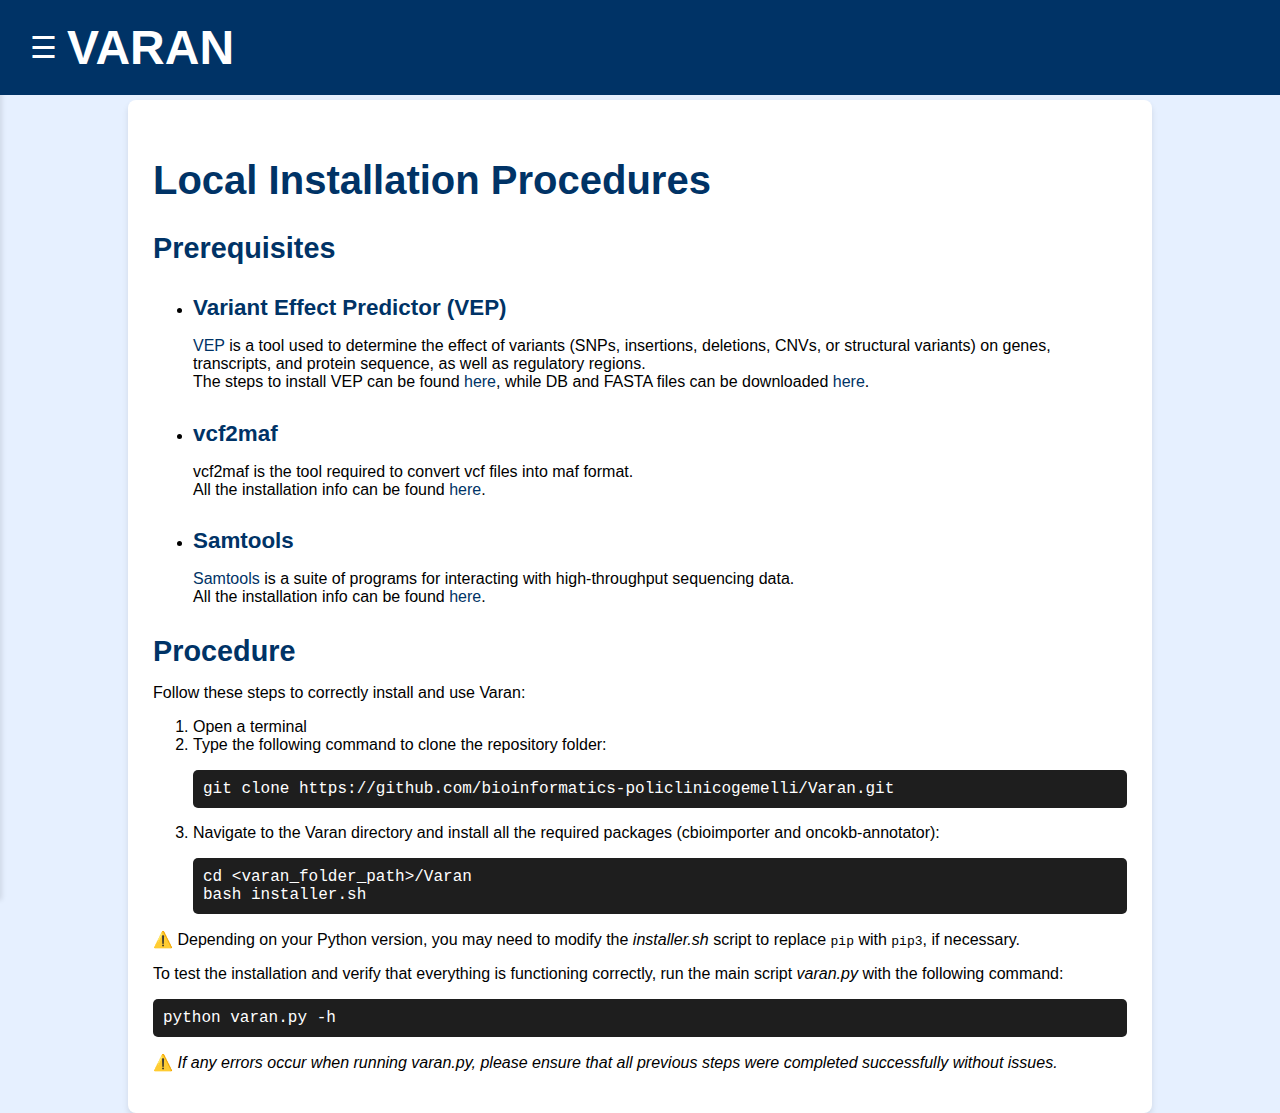
<file: docs/installation_procedures.html>
<!DOCTYPE html>
<html lang="en">
<head>
    <meta charset="UTF-8">
    <meta name="viewport" content="width=device-width, initial-scale=1.0">
    <link rel="stylesheet" href="readme_style.css">
    <title>VARAN - Local Installation Procedure</title>
</head>

<body>
    <header>
        <button class="menu-icon" onclick="toggleMenu()">&#9776;</button>
        <h1><a href="index.html" style="color: white; text-decoration: none;">VARAN</a></h1>
    </header>

    <div class="main-container">
        <div class="sidebar">
            <ul>
                <li><a href="index.html">Home</a></li>
                <ul>
                    <li><a href="#prerequisites">Prerequisites</a></li>
                    <li><a href="#procedure">Procedure</a></li>
                </ul>
            </ul>
        </div>

        <div class="content">
            <h2 class="centered-heading">Local Installation Procedures</h2>

            <h3 id="prerequisites">Prerequisites</h3>
            <ul>
                <li><h4>Variant Effect Predictor (VEP)</h4>
                    <p><a href="https://www.ensembl.org/info/docs/tools/vep/index.html">VEP</a> is a tool used to determine the effect of variants (SNPs, insertions, deletions, CNVs, or structural variants) on genes, transcripts, and protein sequence, as well as regulatory regions. <br>The steps to install VEP can be found <a href="https://www.ensembl.org/info/docs/tools/vep/script/vep_download.html">here</a>, while DB and FASTA files can be downloaded <a href="http://www.ensembl.org/info/docs/tools/vep/script/vep_cache.html#cache">here</a>.</p>
                </li>
                <li><h4>vcf2maf</h4>
                    <p>vcf2maf is the tool required to convert vcf files into maf format. <br>All the installation info can be found <a href="https://github.com/mskcc/vcf2maf/tree/main">here</a>.</p>
                </li>
                <li><h4>Samtools</h4>
                    <p><a href="https://www.htslib.org/">Samtools</a> is a suite of programs for interacting with high-throughput sequencing data. <br>All the installation info can be found <a href="https://www.htslib.org/download/">here</a>.</p>
                </li>
            </ul>

            <h3 id="procedure">Procedure</h3>
            <p>Follow these steps to correctly install and use Varan:</p>
            <ol>
                <li>Open a terminal</li>
                <li>Type the following command to clone the repository folder:
                    <pre>git clone https://github.com/bioinformatics-policlinicogemelli/Varan.git</pre>
                </li>
                <li>Navigate to the Varan directory and install all the required packages (cbioimporter and oncokb-annotator):
                    <pre>cd &lt;varan_folder_path&gt;/Varan
bash installer.sh</pre>
                </li>
            </ol>

            <p>⚠️ Depending on your Python version, you may need to modify the <i>installer.sh</i> script to replace <code>pip</code> with <code>pip3</code>, if necessary.</p>

            <p>To test the installation and verify that everything is functioning correctly, run the main script <i>varan.py</i> with the following command: 
                <pre>python varan.py -h</pre>
            </p>

            <p>⚠️ <i>If any errors occur when running <i>varan.py</i>, please ensure that all previous steps were completed successfully without issues.</i></p>
        </div>
    </div>

    <script>
        function toggleMenu() {
            const sidebar = document.querySelector('.sidebar');
            const mainContainer = document.querySelector('.main-container');
            sidebar.classList.toggle('active');
            mainContainer.classList.toggle('sidebar-active');
        }

        document.querySelectorAll('.sidebar a').forEach(link => {
            link.addEventListener('click', function(event) {
                const href = this.getAttribute('href');

                if (href.startsWith('#')) {
                    event.preventDefault();
                    const targetId = href.substring(1);
                    const targetElement = document.getElementById(targetId);
                    if (targetElement) {
                        window.scrollTo({
                            top: targetElement.offsetTop - 100,
                            behavior: 'smooth'
                        });
                    }
                } 
            });
        });
    </script>
</body>
</html>
</file>
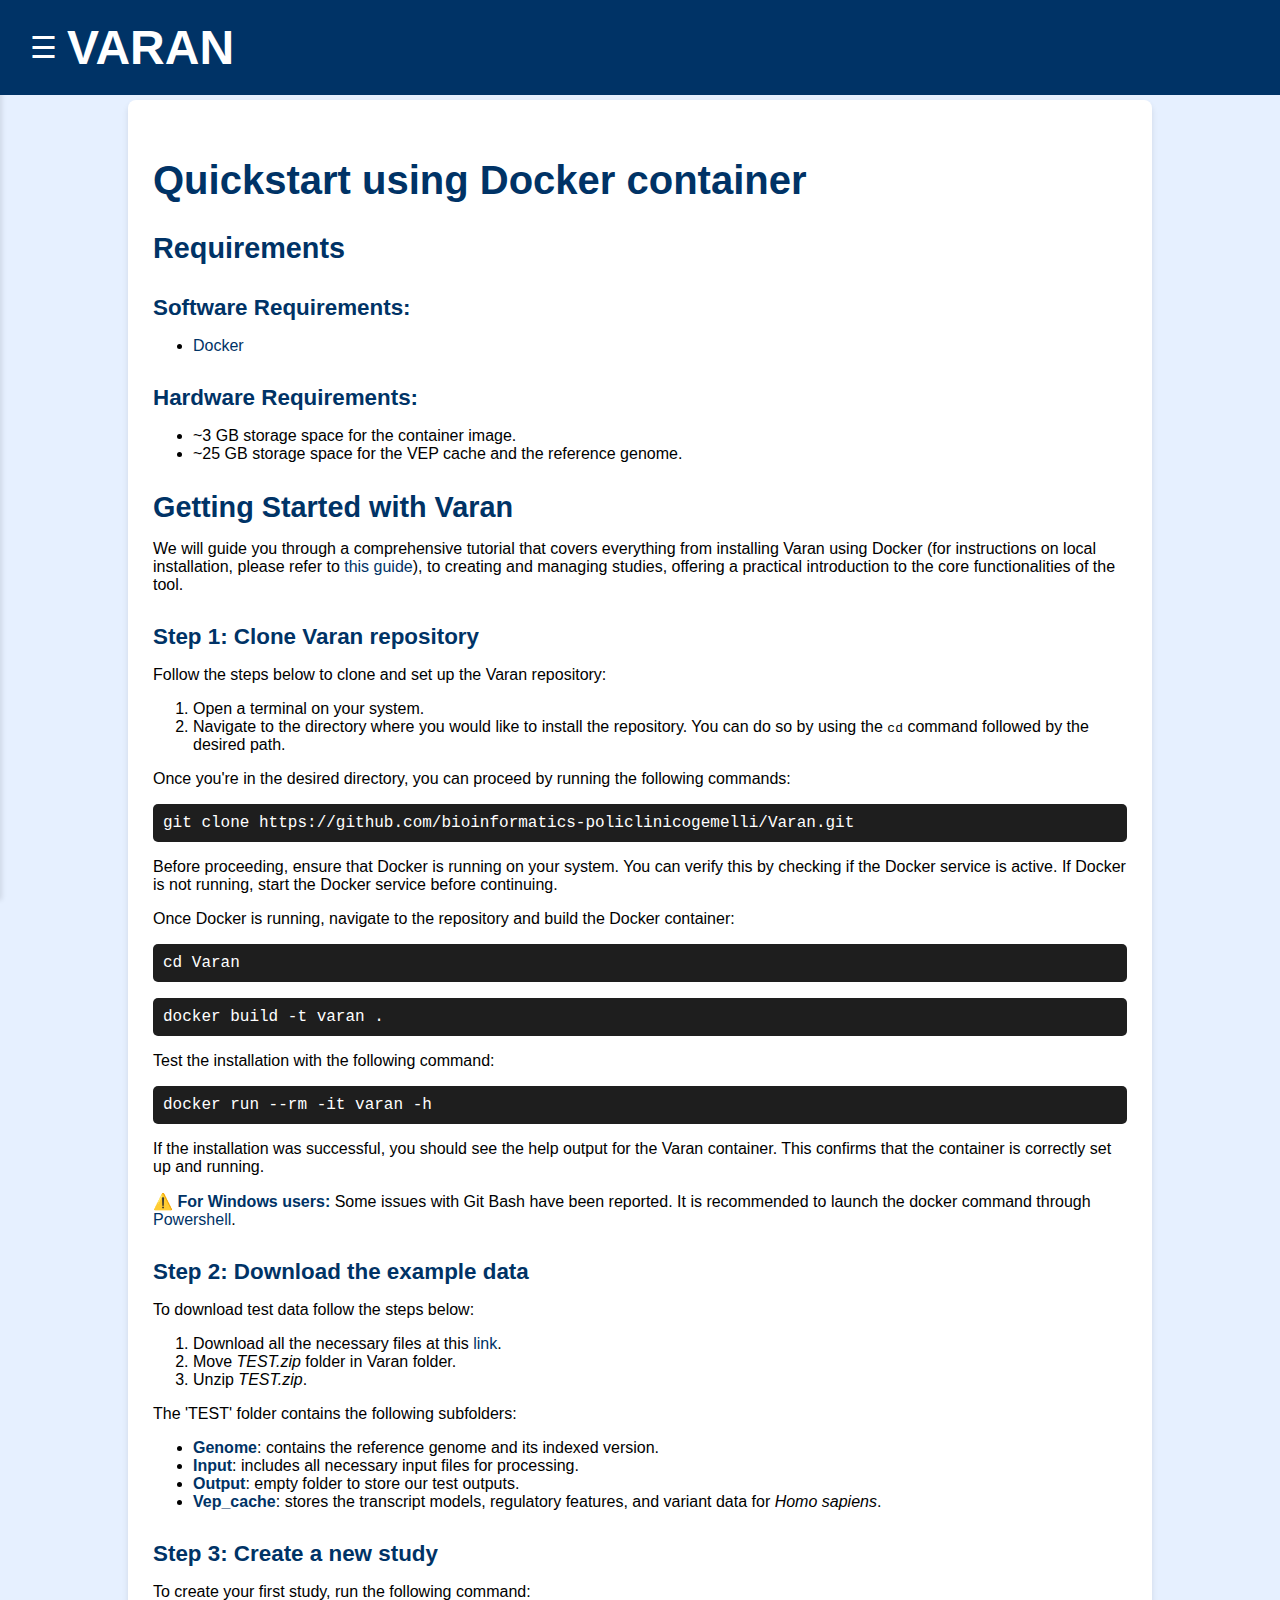
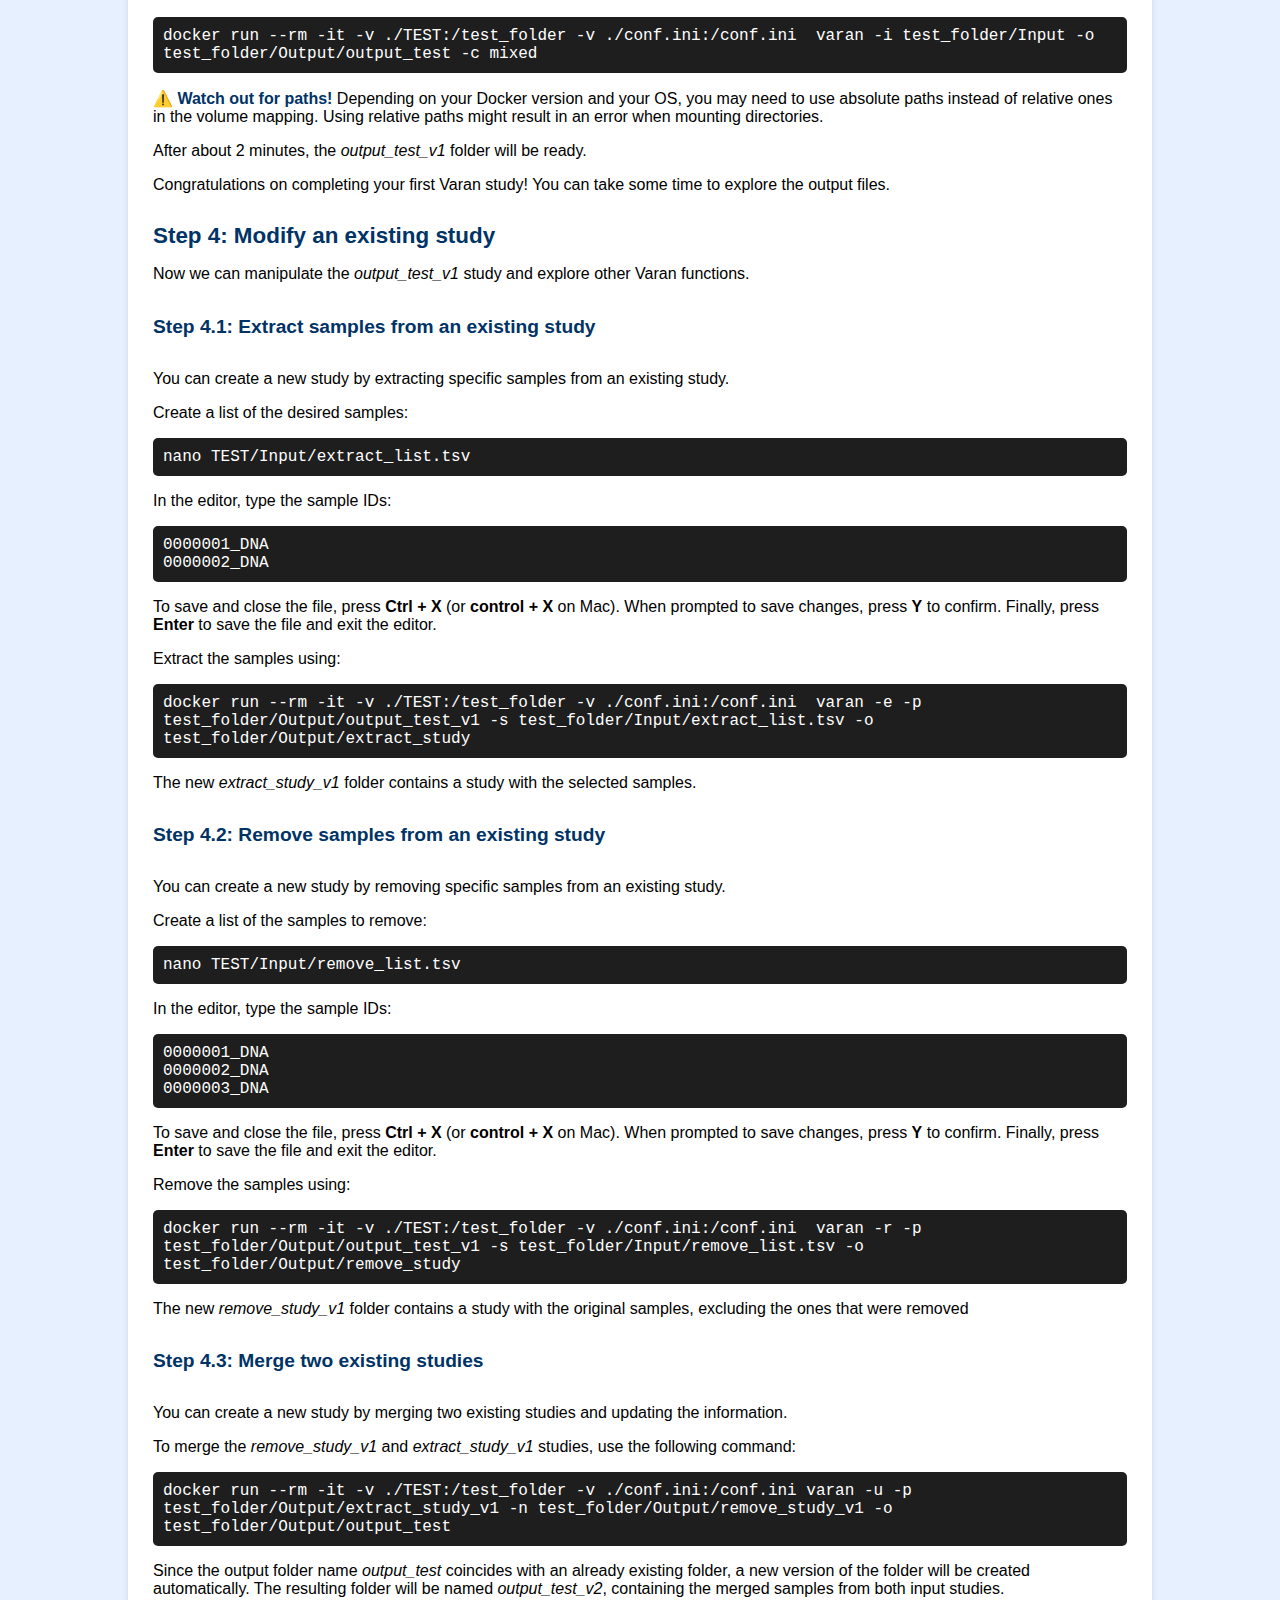
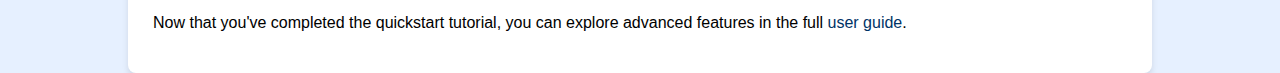
<file: docs/quickstart.html>
<!DOCTYPE html>
<html lang="en">
<head>
    <meta charset="UTF-8">
    <meta name="viewport" content="width=device-width, initial-scale=1.0">
    <link rel="stylesheet" href="readme_style.css">
    <title>VARAN - Quickstart</title>
</head>

<body>
    <header>
        <button class="menu-icon" onclick="toggleMenu()">&#9776;</button>
        <h1><a href="index.html" style="color: white; text-decoration: none;">VARAN</a></h1>
    </header>

    <div class="main-container">
        <div class="sidebar">
            <ul>
                <li><a href="index.html">Home</a></li>
                <ul>
                    <li><a href="#requirements">Requirements</a>
                        <ul>
                            <li><a href="#software-requirements">Software Requirements</a></li>
                            <li><a href="#hardware-requirements">Hardware Requirements</a></li>
                        </ul>
                    </li>
                    <li><a href="#getting-started">Getting Started with Varan</a>
                        <ul>
                            <li><a href="#step-1">Step 1: Clone Varan repository</a></li>
                            <li><a href="#step-2">Step 2: Download the example data</a></li>
                            <li><a href="#step-3">Step 3: Create a new study</a></li>
                            <li><a href="#step-4">Step 4: Modify an existing study</a>
                                <ul>
                                    <li><a href="#step-4-1">Step 4.1: Extract samples from an existing study</a></li>
                                    <li><a href="#step-4-2">Step 4.2: Remove samples from an existing study</a></li>
                                    <li><a href="#step-4-3">Step 4.3: Merge two existing studies</a></li>
                                </ul>
                            </li>
                        </ul>
                    </li>
                </ul>
            </ul>
        </div>

        <div class="content">
            <h2 class="centered-heading">Quickstart using Docker container</h2>

            <h3 id="requirements">Requirements</h3>
            <h4 class="subsection-title" id="software-requirements">Software Requirements:</h4>
            <ul>
                <li><a href="https://www.docker.com/">Docker</a></li>
            </ul>
            <h4 class="subsection-title" id="hardware-requirements">Hardware Requirements:</h4>
            <ul>
                <li>~3 GB storage space for the container image.</li>
                <li>~25 GB storage space for the VEP cache and the reference genome.</li>
            </ul>

            <h3 id="getting-started">Getting Started with Varan</h3>
            <p>We will guide you through a comprehensive tutorial that covers everything from installing Varan using Docker (for instructions on local installation, please refer to <a href="installation_procedures.html">this guide</a>), to creating and managing studies, offering a practical introduction to the core functionalities of the tool.</p>
            <h4 class="subsection-title" id="step-1">Step 1: Clone Varan repository</h4>
            <p>Follow the steps below to clone and set up the Varan repository:</p>
            <ol>
                <li>Open a terminal on your system.</li> 
                <li>Navigate to the directory where you would like to install the repository. You can do so by using the <code>cd</code> command followed by the desired path.</li>
            </ol>
            <p>Once you're in the desired directory, you can proceed by running the following commands:</p>
            <pre>git clone https://github.com/bioinformatics-policlinicogemelli/Varan.git</pre>
            <p>Before proceeding, ensure that Docker is running on your system. You can verify this by checking if the Docker service is active. If Docker is not running, start the Docker service before continuing.</p>
            <p>Once Docker is running, navigate to the repository and build the Docker container:</p>
            <pre>cd Varan</pre>
            <pre>docker build -t varan .</pre>
            <p>Test the installation with the following command:</p>
            <pre>docker run --rm -it varan -h</pre>
            <p>If the installation was successful, you should see the help output for the Varan container. This confirms that the container is correctly set up and running.</p>
            <p><span class="highlight">⚠️ For Windows users:</span> Some issues with Git Bash have been reported. It is recommended to launch the docker command through <a href="https://learn.microsoft.com/en-us/powershell/scripting/overview?view=powershell-7.4">Powershell</a>.</p>

            <h4 class="subsection-title" id="step-2">Step 2: Download the example data</h4>
            <p> To download test data follow the steps below:
                <ol>
                    <li>Download all the necessary files at this <a href="https://drive.google.com/file/d/16PuHszwmw8e9ERhM1xrQ9hm1rBJME8FO/view?usp=sharing">link</a>.</li> 
                    <li>Move <i>TEST.zip</i> folder in Varan folder.</li>
                    <li>Unzip <i>TEST.zip</i>.</li>
                </ol>
            </p>
            <p>The 'TEST' folder contains the following subfolders:</p>
            <ul>
                <li><span class="highlight">Genome</span>: contains the reference genome and its indexed version.</li>
                <li><span class="highlight">Input</span>: includes all necessary input files for processing.</li>
                <li><span class="highlight">Output</span>: empty folder to store our test outputs.</li>
                <li><span class="highlight">Vep_cache</span>: stores the transcript models, regulatory features, and variant data for <i>Homo sapiens</i>.</li>
            </ul>

            <h4 class="subsection-title" id="step-3">Step 3: Create a new study</h4>
            <p>To create your first study, run the following command:</p>
            <pre>docker run --rm -it -v ./TEST:/test_folder -v ./conf.ini:/conf.ini  varan -i test_folder/Input -o test_folder/Output/output_test -c mixed</pre>
            <p><span class="highlight">⚠️ Watch out for paths!</span> Depending on your Docker version and your OS, you may need to use absolute paths instead of relative ones in the volume mapping. Using relative paths might result in an error when mounting directories.</p>
            
            <p>After about 2 minutes, the <i>output_test_v1</i> folder will be ready.</p>
            <p>Congratulations on completing your first Varan study! You can take some time to explore the output files.</p>

            <h4 class="subsection-title" id="step-4">Step 4: Modify an existing study</h4>
            <p>Now we can manipulate the <i>output_test_v1</i> study and explore other Varan functions.</p>

            <h5 id="step-4-1">Step 4.1: Extract samples from an existing study</h5>
            <p>You can create a new study by extracting specific samples from an existing study.</p>

            <p>Create a list of the desired samples:</p>
            <pre>nano TEST/Input/extract_list.tsv</pre>
            <p>In the editor, type the sample IDs:</p>
            <pre>0000001_DNA
0000002_DNA</pre>
            <p>To save and close the file, press <strong>Ctrl + X</strong> (or <strong>control + X</strong> on Mac). When prompted to save changes, press <strong>Y</strong> to confirm. Finally, press <strong>Enter</strong> to save the file and exit the editor.</p>
            <p>Extract the samples using:</p>
            <pre>docker run --rm -it -v ./TEST:/test_folder -v ./conf.ini:/conf.ini  varan -e -p test_folder/Output/output_test_v1 -s test_folder/Input/extract_list.tsv -o test_folder/Output/extract_study</pre>
            <p>The new <i>extract_study_v1</i> folder contains a study with the selected samples.</p>

            <h5 id="step-4-2">Step 4.2: Remove samples from an existing study</h5>
            <p>You can create a new study by removing specific samples from an existing study.</p>

            <p>Create a list of the samples to remove:</p>
            <pre>nano TEST/Input/remove_list.tsv</pre>
            <p>In the editor, type the sample IDs:</p>
            <pre>0000001_DNA
0000002_DNA
0000003_DNA</pre>
            <p>To save and close the file, press <strong>Ctrl + X</strong> (or <strong>control + X</strong> on Mac). When prompted to save changes, press <strong>Y</strong> to confirm. Finally, press <strong>Enter</strong> to save the file and exit the editor.</p>
            <p>Remove the samples using:</p>
            <pre>docker run --rm -it -v ./TEST:/test_folder -v ./conf.ini:/conf.ini  varan -r -p test_folder/Output/output_test_v1 -s test_folder/Input/remove_list.tsv -o test_folder/Output/remove_study</pre>
            <p>The new <i>remove_study_v1</i> folder contains a study with the original samples, excluding the ones that were removed</p>

            <h5 id="step-4-3">Step 4.3: Merge two existing studies</h5>
            <p>You can create a new study by merging two existing studies and updating the information.</p>
            
            <p>To merge the <i>remove_study_v1</i> and <i>extract_study_v1</i> studies, use the following command:</p>
            <pre>docker run --rm -it -v ./TEST:/test_folder -v ./conf.ini:/conf.ini varan -u -p test_folder/Output/extract_study_v1 -n test_folder/Output/remove_study_v1 -o test_folder/Output/output_test</pre>
            <p>Since the output folder name <i>output_test</i> coincides with an already existing folder, a new version of the folder will be created automatically. The resulting folder will be named <i>output_test_v2</i>, containing the merged samples from both input studies.</p>

            <p>Now that you've completed the quickstart tutorial, you can explore advanced features in the full <a href="user_guide.html">user guide</a>.</p>
        </div>
    </div>

    <script>
        function toggleMenu() {
            const sidebar = document.querySelector('.sidebar');
            const mainContainer = document.querySelector('.main-container');
            sidebar.classList.toggle('active');
            mainContainer.classList.toggle('sidebar-active');
        }

        document.querySelectorAll('.sidebar a').forEach(link => {
            link.addEventListener('click', function(event) {
                const href = this.getAttribute('href');

                if (href.startsWith('#')) {
                    event.preventDefault();
                    const targetId = href.substring(1);
                    const targetElement = document.getElementById(targetId);
                    if (targetElement) {
                        window.scrollTo({
                            top: targetElement.offsetTop - 100,
                            behavior: 'smooth'
                        });
                    }
                } 
            });
        });
    </script>
</body>
</html>
</file>
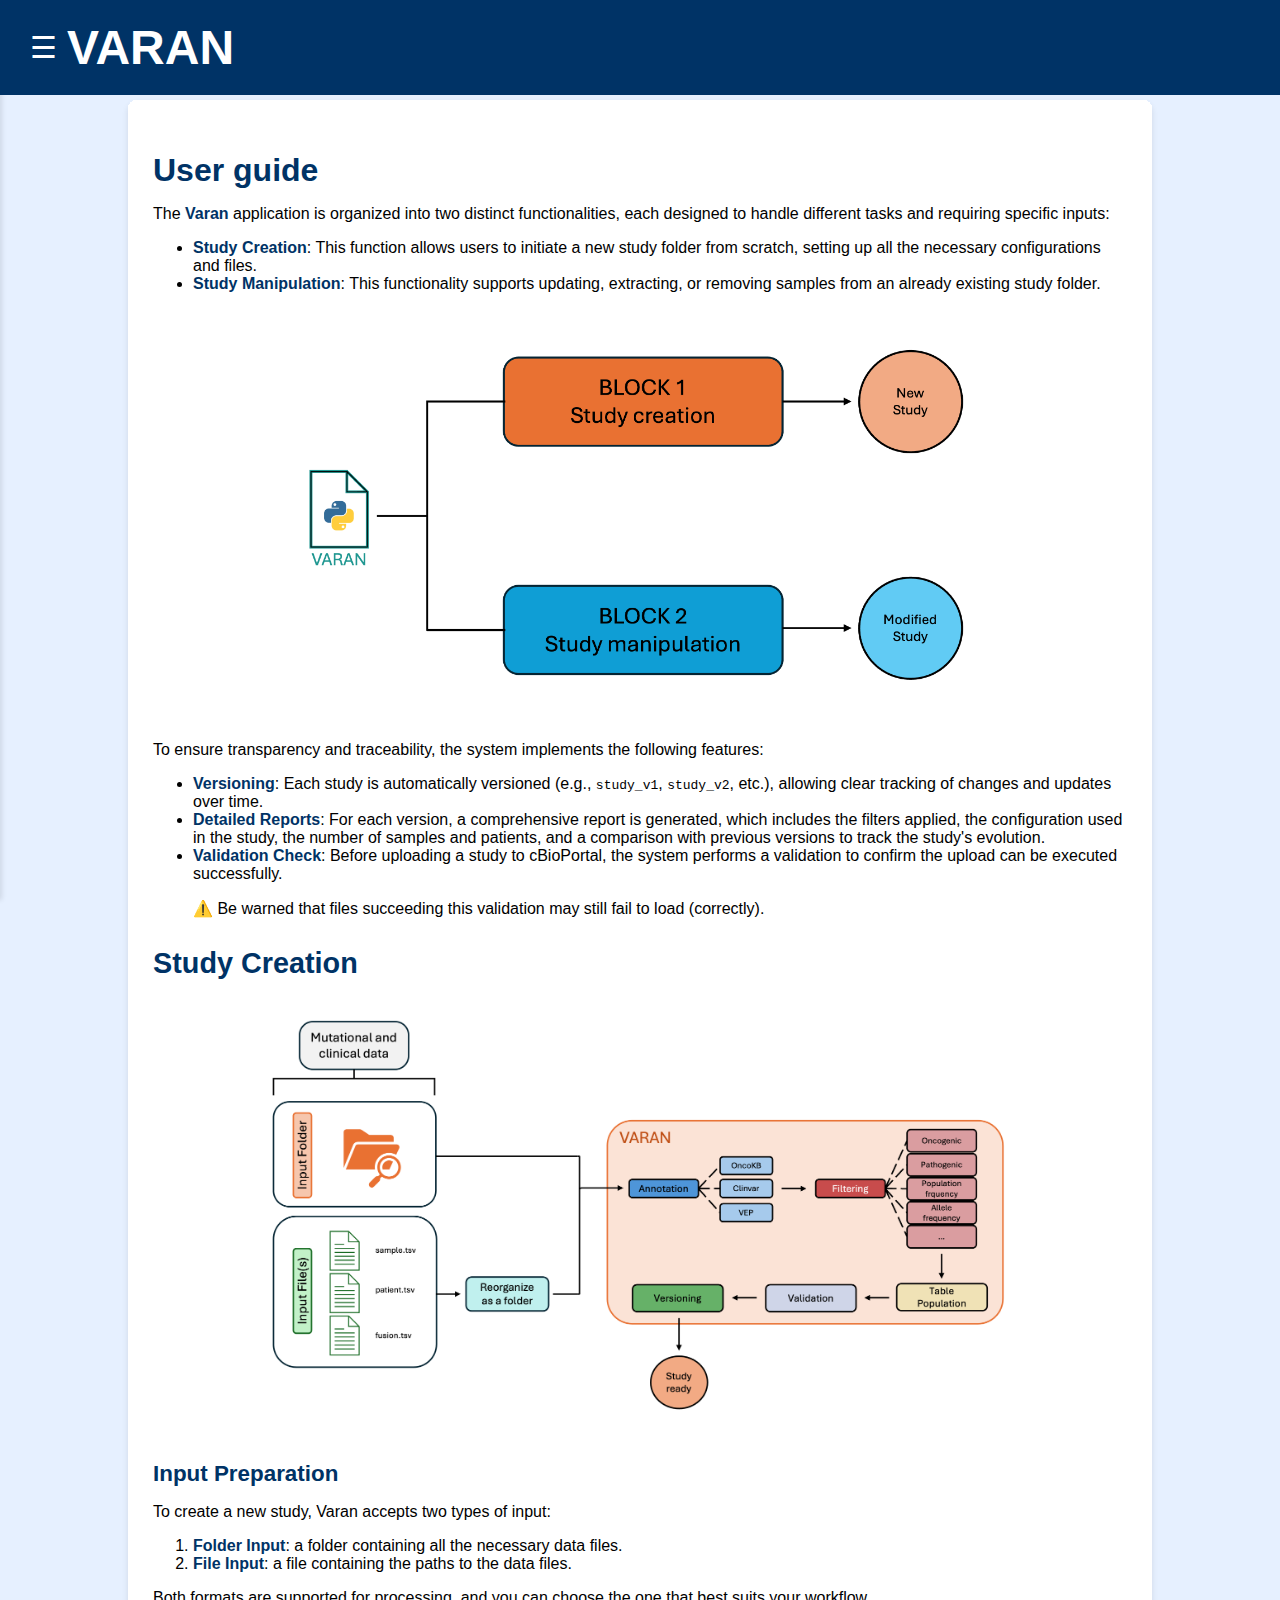
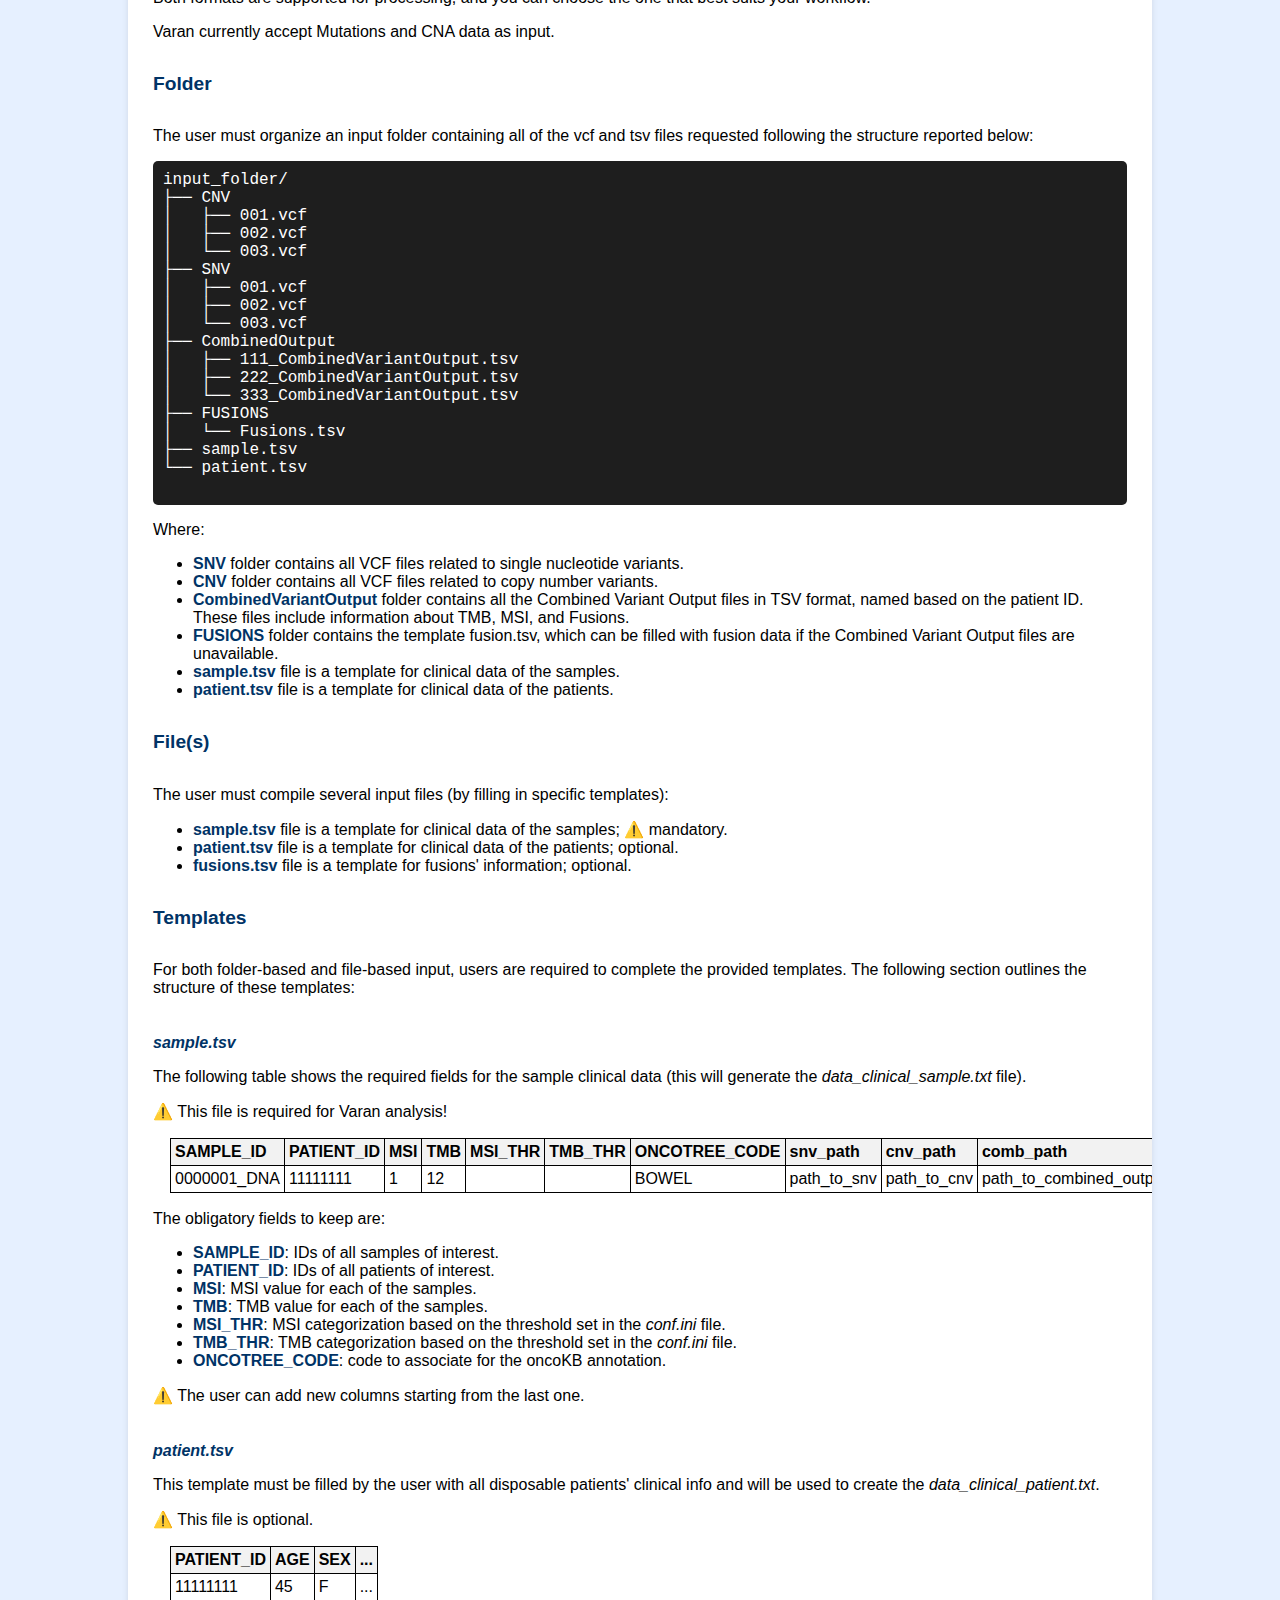
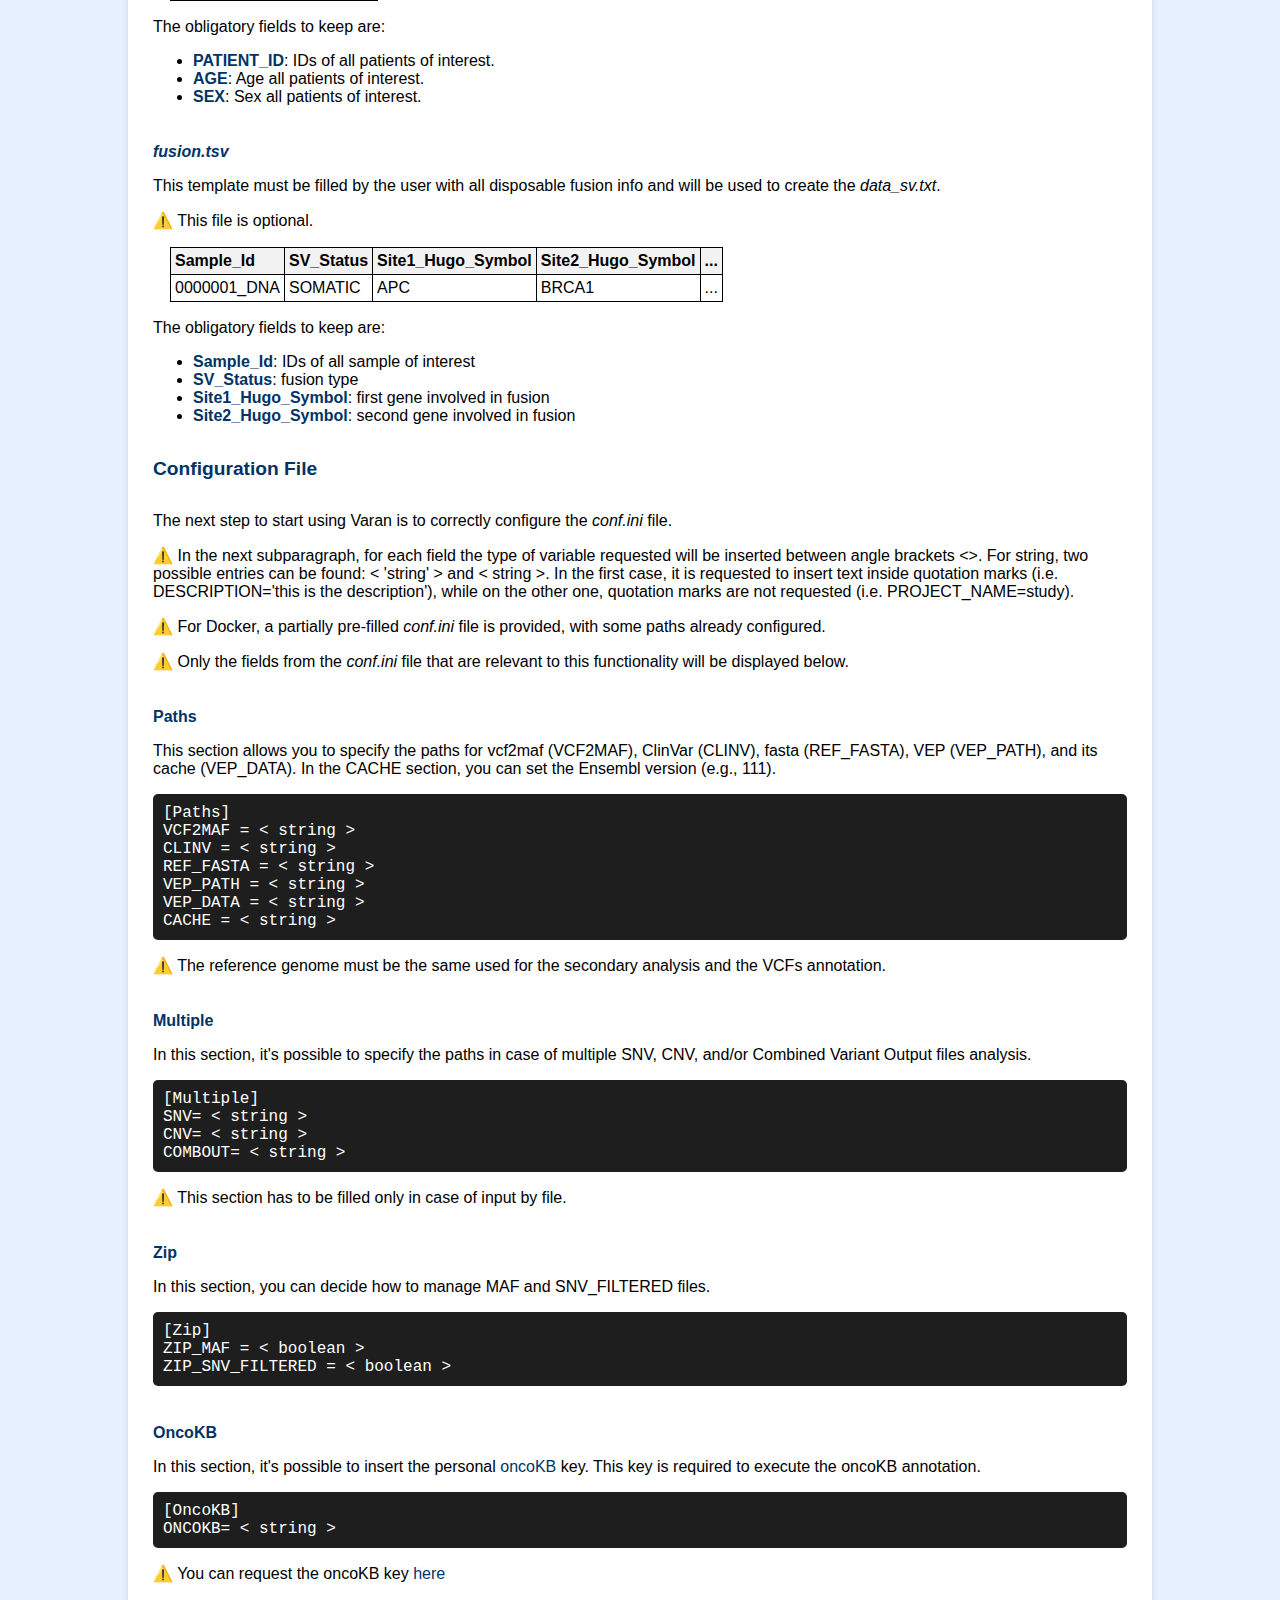
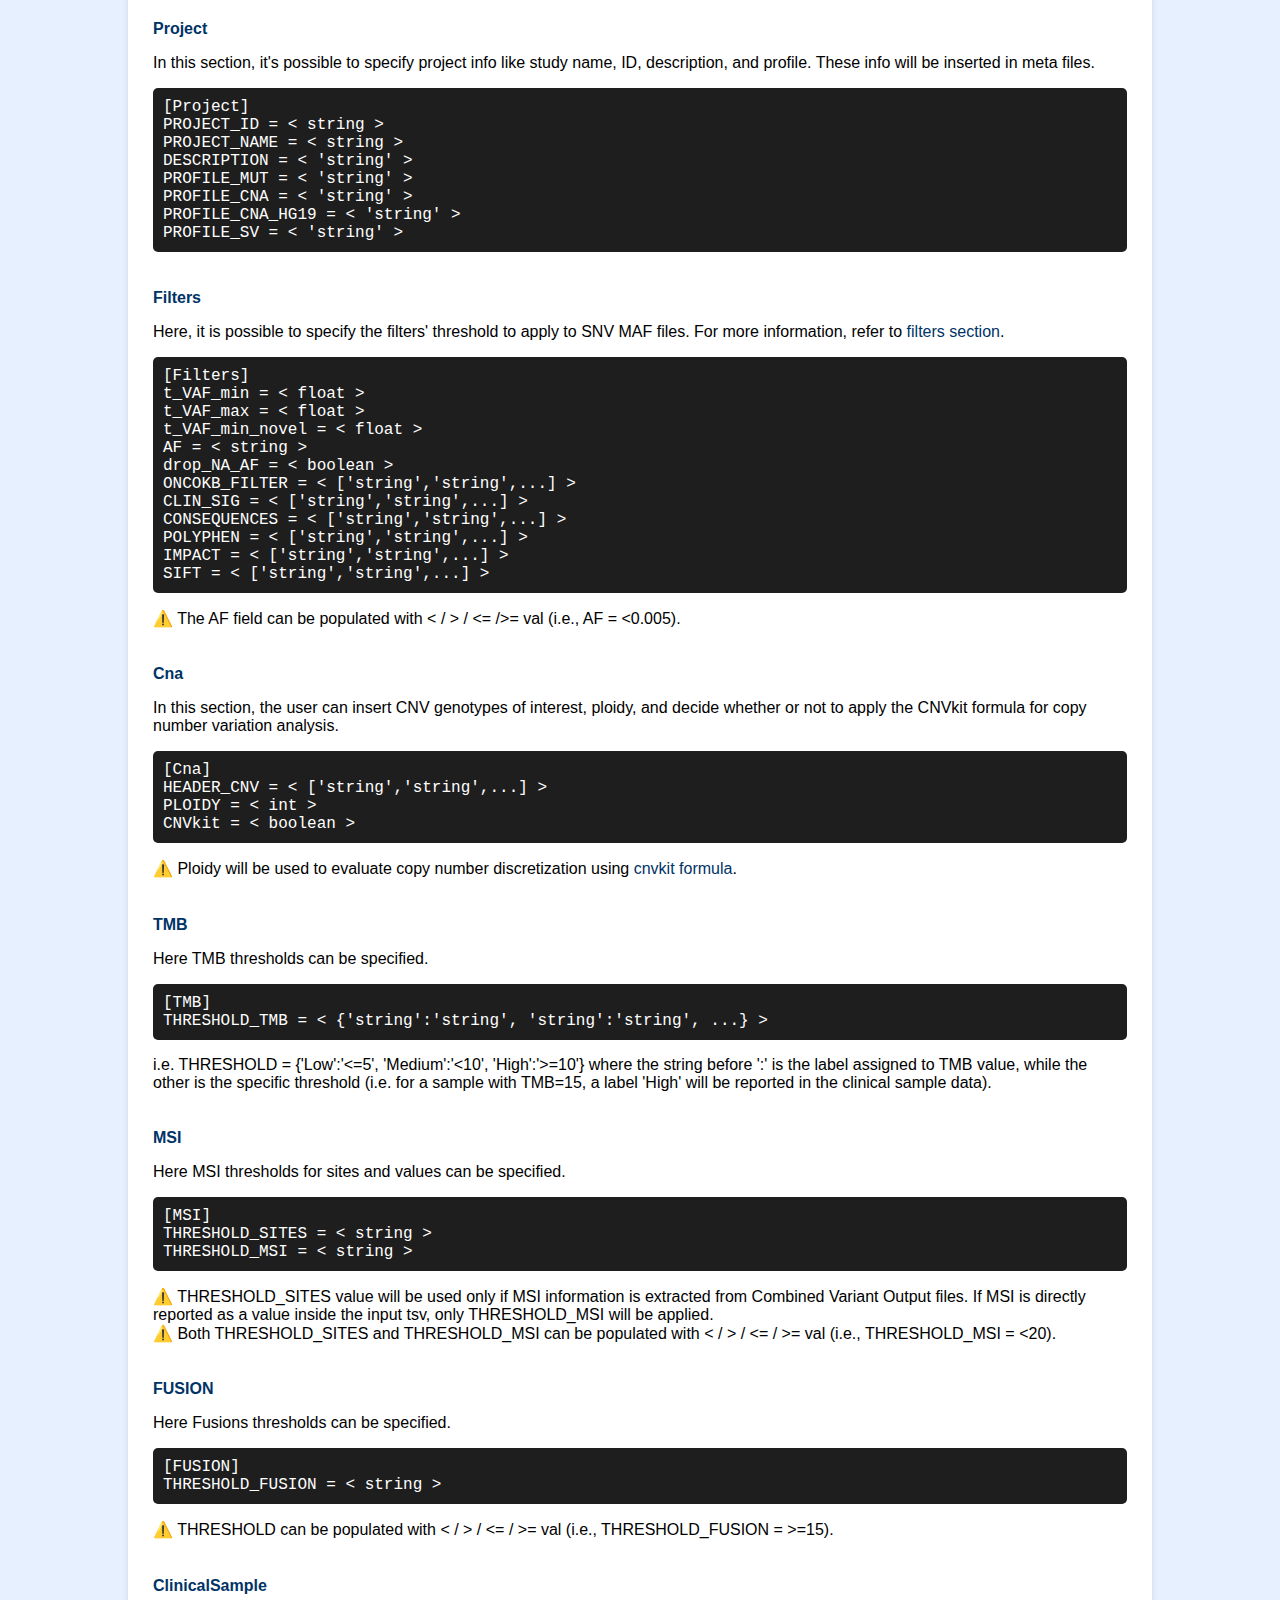
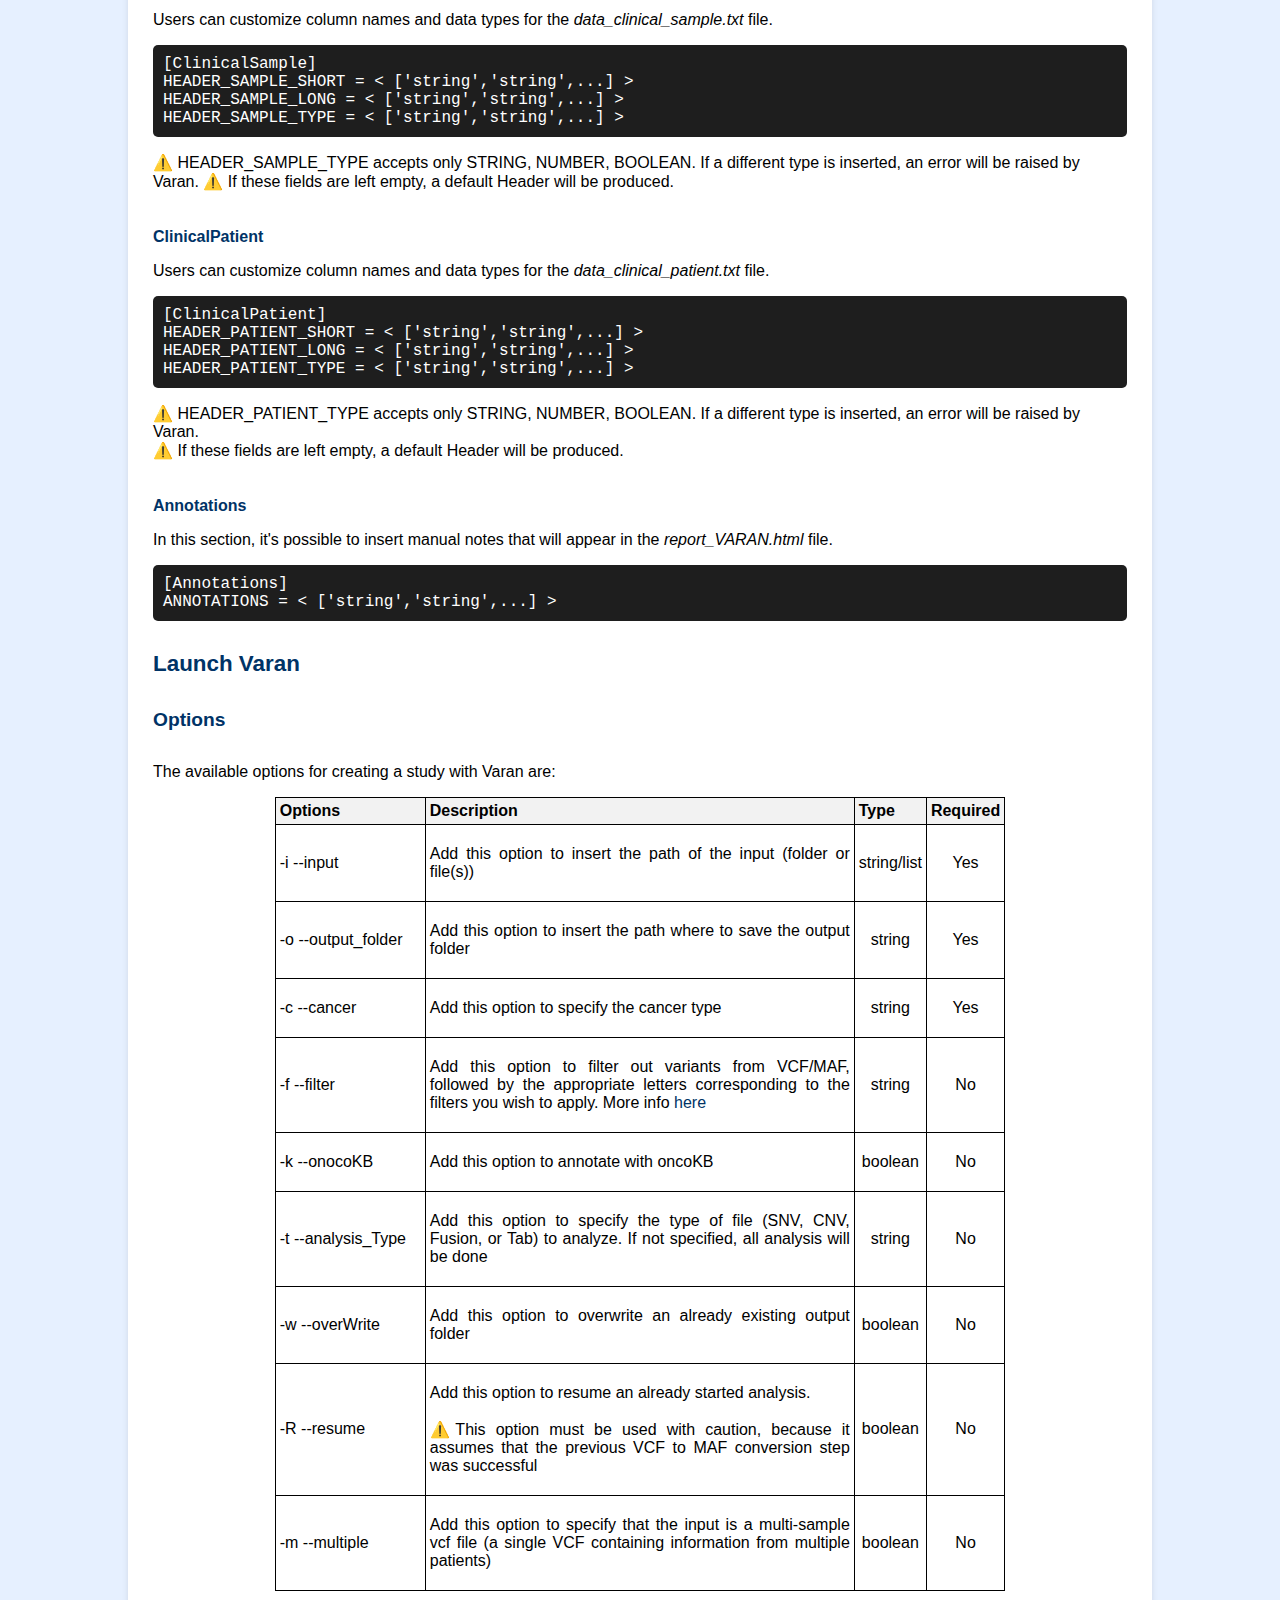
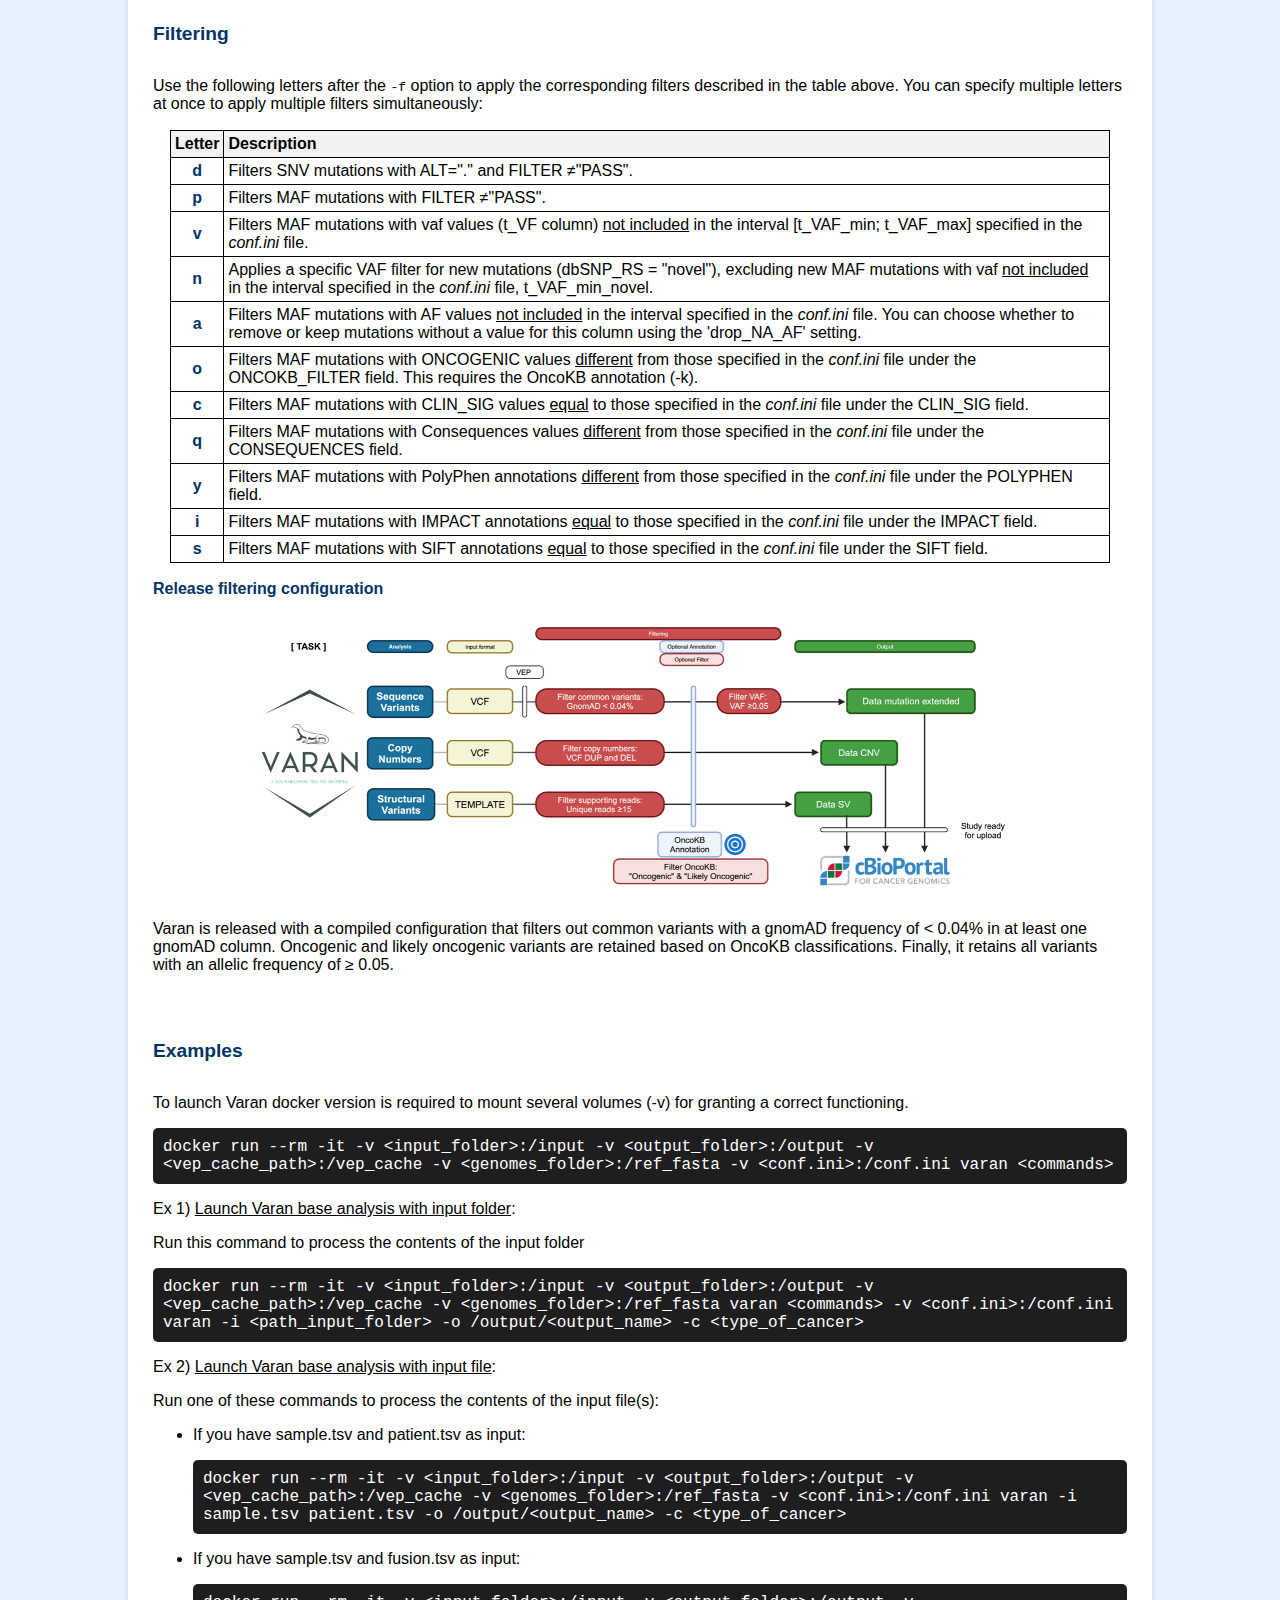
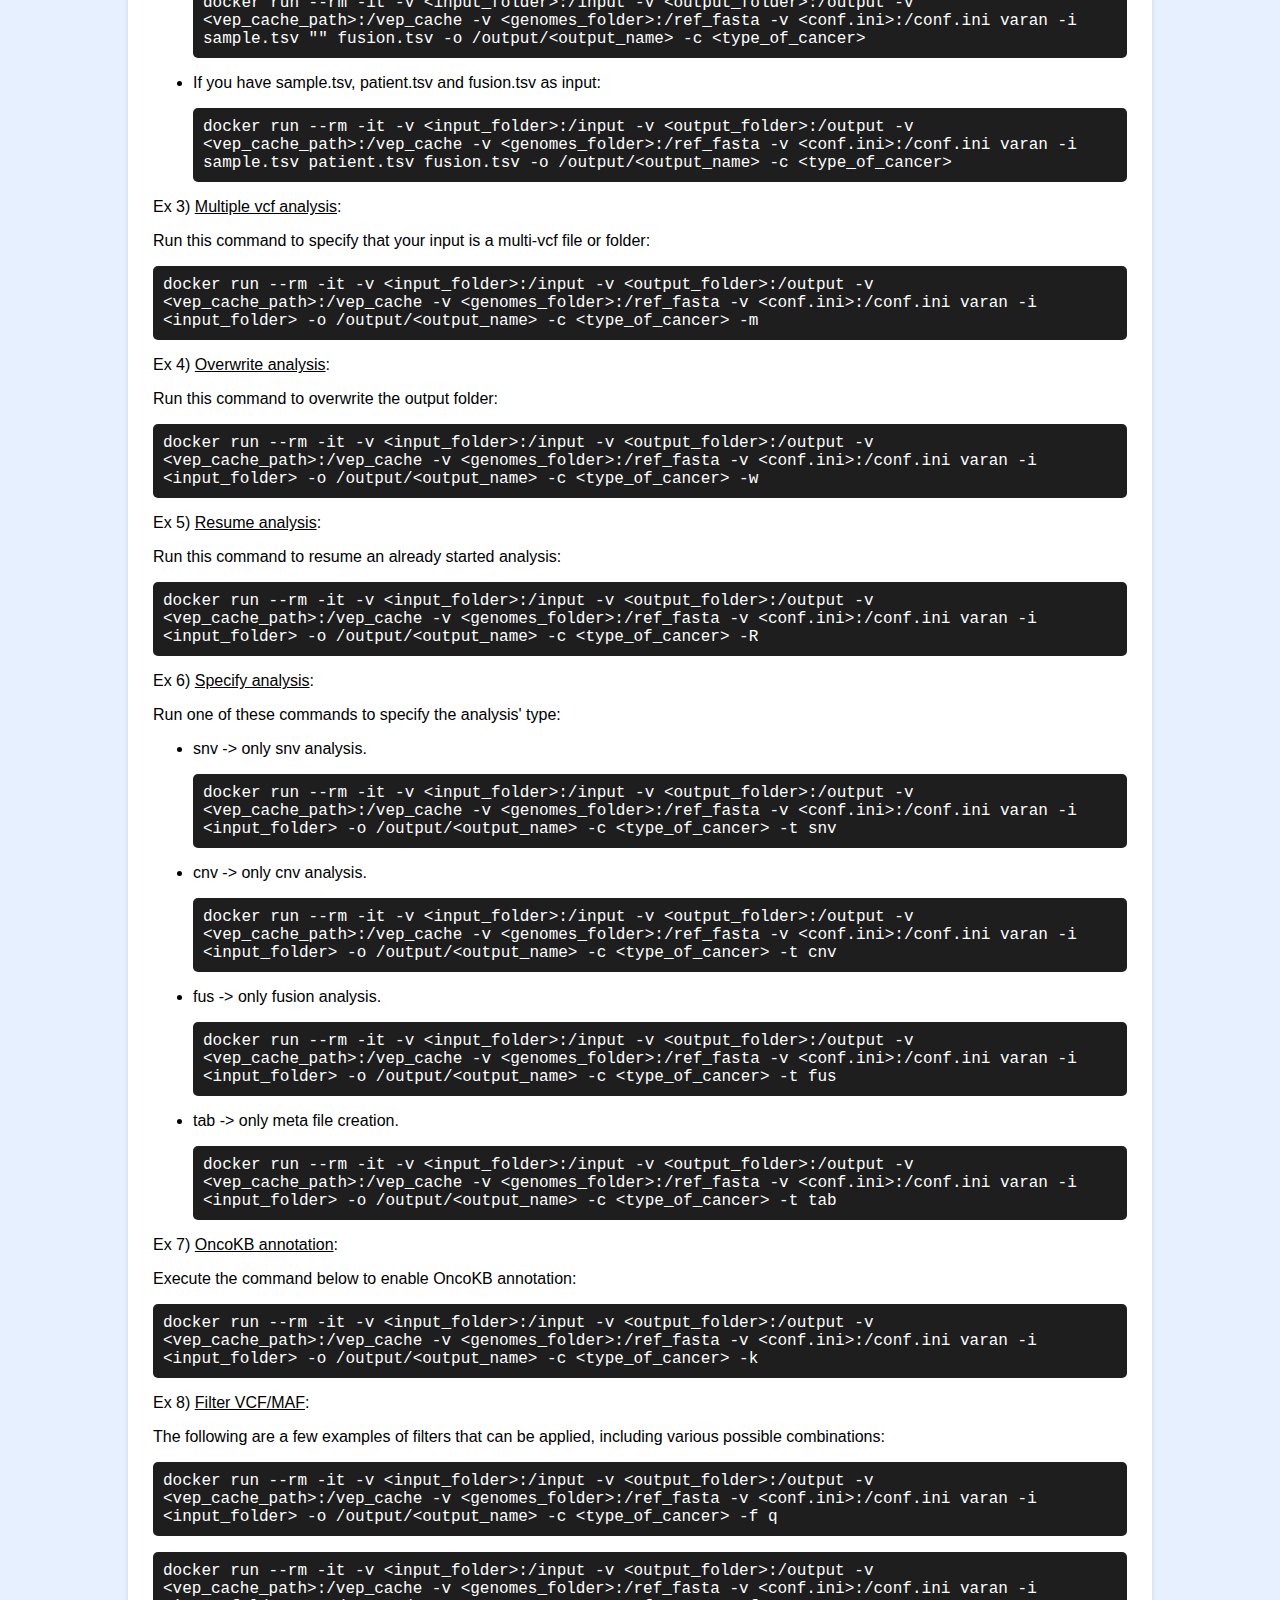
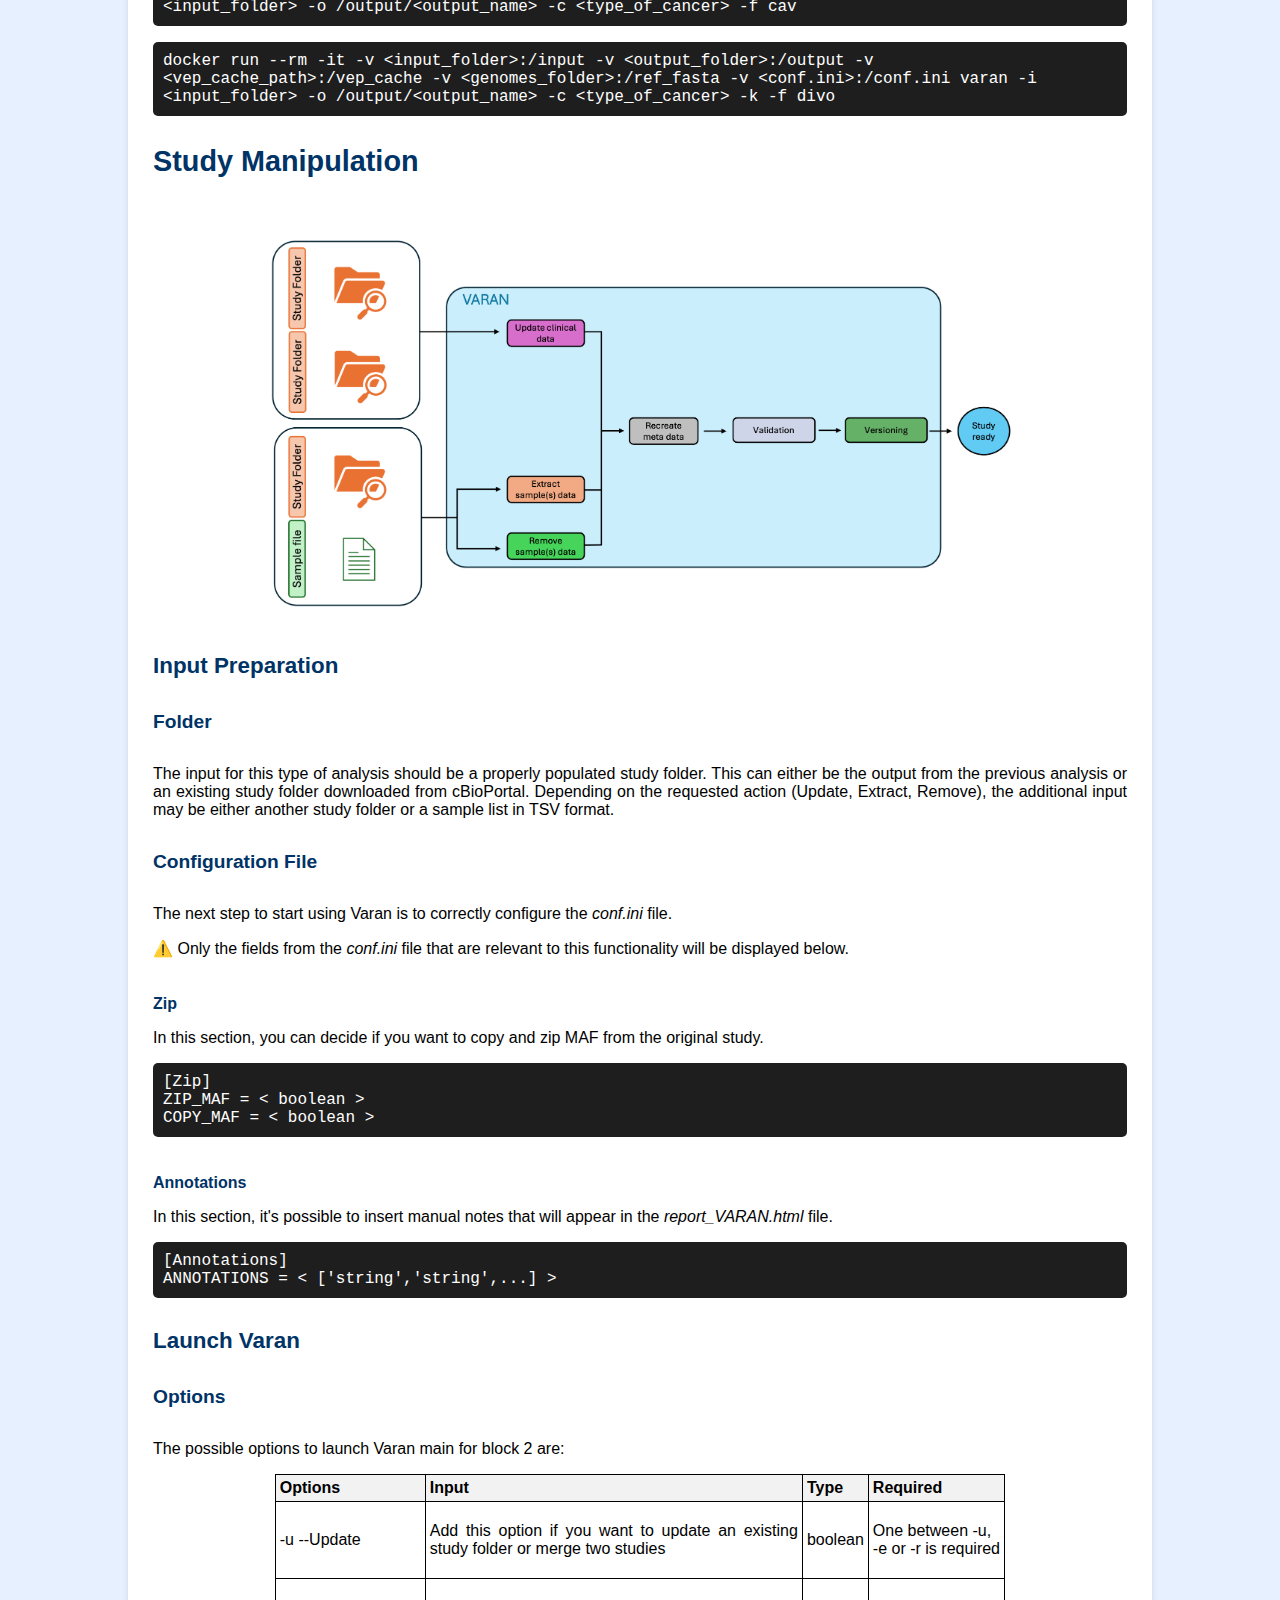
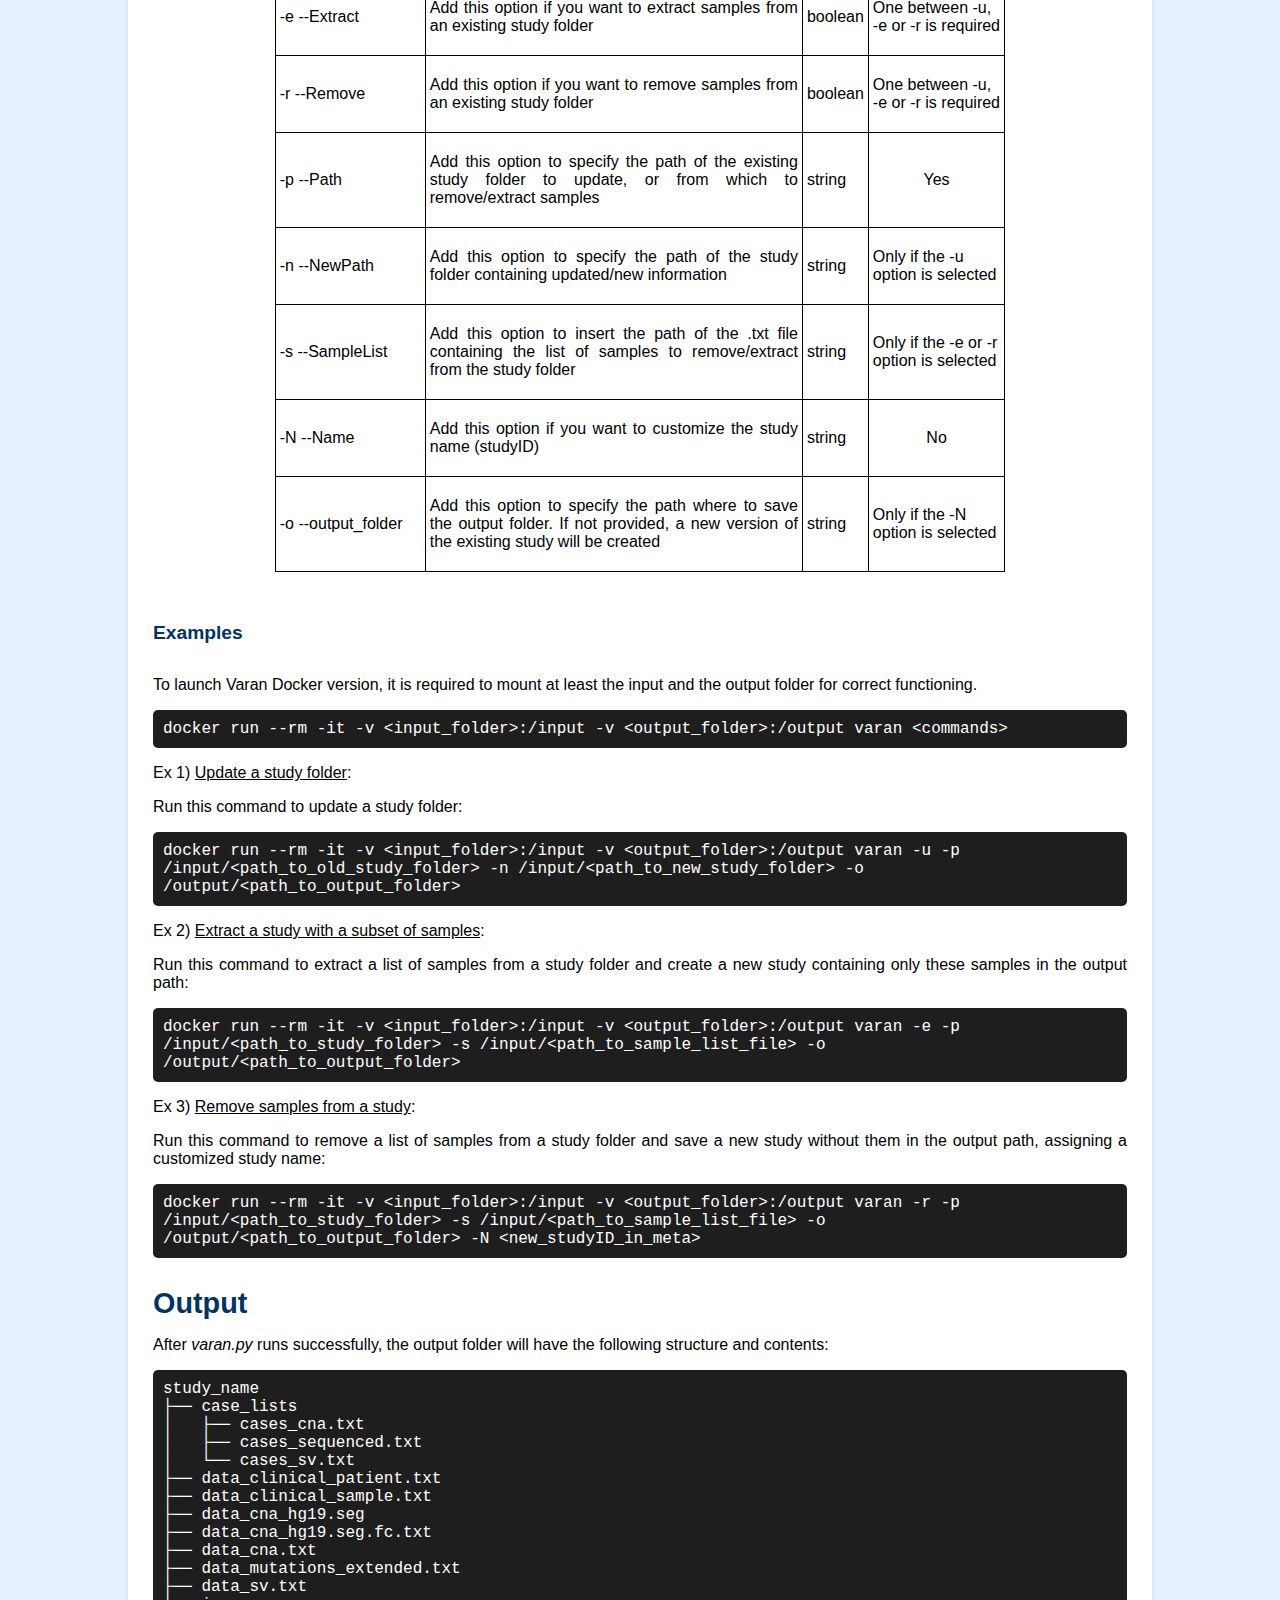
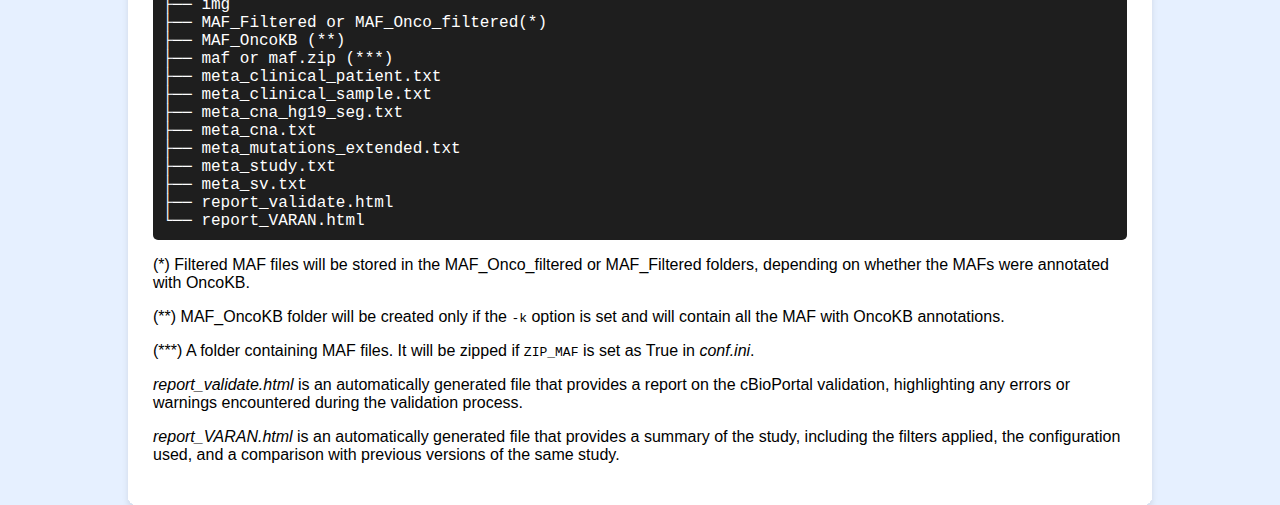
<file: docs/user_guide.html>
<!DOCTYPE html>
<html lang="en">
<head>
    <meta charset="UTF-8">
    <meta name="viewport" content="width=device-width, initial-scale=1.0">
    <link rel="stylesheet" href="readme_style.css">
    <title>VARAN - User Guide</title>
</head>

<body>
    <header>
        <button class="menu-icon" onclick="toggleMenu()">&#9776;</button>
        <h1><a href="index.html" style="color: white; text-decoration: none;">VARAN</a></h1>
    </header>

    <div class="main-container">
        <div class="sidebar">
            <ul>
                <li><a href="https://bioinformatics-policlinicogemelli.github.io/Varan/index.html">Home</a></li>
                <ul>
                    <li><a href="#study-creation">Study Creation</a>
                    <ul>
                        <a href="#input-preparation1">Input Preparation</a>
                        <ul>
                            <li><a href="#folder1">Folder</a></li>
                            <li><a href="#file">File(s)</a></li>
                            <li><a href="#templates">Templates</a></li>
                            <li><a href="#configuration-file1">Configuration File</a></li>
                        </ul>
                        <a href="#launch-varan1">Launch Varan</a>
                        <ul>
                            <li><a href="#options1">Options</a></li>
                            <li><a href="#filtering">Filtering</a></li>
                            <li><a href="#examples1">Examples</a></li>
                        </ul>
                    </ul>
                    <li><a href="#study-manipulation">Study Manipulation</a>
                    <ul>
                        <a href="#input-preparation2">Input Preparation</a>
                        <ul>
                            <li><a href="#folder2">Folder</a></li>
                            <li><a href="#configuration-file2">Configuration File</a></li>
                        </ul>
                        <a href="#launch-varan2">Launch Varan</a>
                        <ul>
                            <li><a href="#options2">Options</a></li>
                            <li><a href="#examples2">Examples</a></li>
                        </ul>
                    </ul>
                    <li><a href="#output">Output</a>
                </ul>
            </ul>
        </div>

        
        <div class="content">
            <h2>User guide</h2>
            
            <p>The <span class="highlight">Varan</span> application is organized into two distinct functionalities, each designed to handle different tasks and requiring specific inputs:</p>
            <ul>
              <li><span class="highlight">Study Creation</span>: This function allows users to initiate a new study folder from scratch, setting up all the necessary configurations and files.</li>
              <li><span class="highlight">Study Manipulation</span>: This functionality supports updating, extracting, or removing samples from an already existing study folder.</li>
            </ul>
            <p align="center">
            <img style="max-width: 80%; height: auto;" src="img/workflow.png">
            </p>
            
            <p>To ensure transparency and traceability, the system implements the following features:</p>
            <ul>
                <li><span class="highlight">Versioning</span>: Each study is automatically versioned (e.g., <code>study_v1</code>, <code>study_v2</code>, etc.), allowing clear tracking of changes and updates over time.</li>
                
                <li><span class="highlight">Detailed Reports</span>: For each version, a comprehensive report is generated, which includes the filters applied, the configuration used in the study, the number of samples and patients, and a comparison with previous versions to track the study's evolution.</li>
                
                <li><span class="highlight">Validation Check</span>: Before uploading a study to cBioPortal, the system performs a validation to confirm the upload can be executed successfully.<br>
                    <p>⚠️ Be warned that files succeeding this validation may still fail to load (correctly).</p></li>
            </ul>

            <h3 id="study-creation">Study Creation</h3>

            <p align="center">
            <img style="max-width: 80%; height: auto;" src="img/block1.png">
            </p>

            <h4 id="input-preparation1">Input Preparation</h4>
            <p>To create a new study, Varan accepts two types of input:</p>
            <ol>
                <li><span class="highlight">Folder Input</span>: a folder containing all the necessary data files.</li>
                <li><span class="highlight">File Input</span>: a file containing the paths to the data files.</li>
            </ol>
            <p>Both formats are supported for processing, and you can choose the one that best suits your workflow.</p>
            <p>Varan currently accept Mutations and CNA data as input.</p>
            <h5 id="folder1">Folder</h5>
            <p>The user must organize an input folder containing all of the vcf and tsv files requested following the structure reported below:</p>
            <pre>
input_folder/
├── CNV
│   ├── 001.vcf
│   ├── 002.vcf
│   └── 003.vcf
├── SNV
│   ├── 001.vcf
│   ├── 002.vcf
│   └── 003.vcf
├── CombinedOutput
│   ├── 111_CombinedVariantOutput.tsv
│   ├── 222_CombinedVariantOutput.tsv
│   └── 333_CombinedVariantOutput.tsv
├── FUSIONS
│   └── Fusions.tsv
├── sample.tsv   
└── patient.tsv
            </pre>

            <p>Where:</p>
            <ul>
                <li><span class="highlight">SNV</span> folder contains all VCF files related to single nucleotide variants.</li>
                <li><span class="highlight">CNV</span> folder contains all VCF files related to copy number variants.</li>
                <li><span class="highlight">CombinedVariantOutput</span> folder contains all the Combined Variant Output files in TSV format, named based on the patient ID. These files include information about TMB, MSI, and Fusions.</li>
                <li><span class="highlight">FUSIONS</span> folder contains the template fusion.tsv, which can be filled with fusion data if the Combined Variant Output files are unavailable.</li>
                <li><span class="highlight">sample.tsv</span> file is a template for clinical data of the samples.</li>
                <li><span class="highlight">patient.tsv</span> file is a template for clinical data of the patients.</li>
            </ul>            
            
            <h5 id="file">File(s)</h5>
            <p>The user must compile several input files (by filling in specific templates):</p>
            <ul>
                <li><span class="highlight">sample.tsv</span> file is a template for clinical data of the samples; ⚠️ mandatory.</li>
                <li><span class="highlight">patient.tsv</span> file is a template for clinical data of the patients; optional.</li>
                <li><span class="highlight">fusions.tsv</span> file is a template for fusions' information; optional.</li>
            </ul>

            <h5 id="templates">Templates</h5>
            <p>For both folder-based and file-based input, users are required to complete the provided templates. The following section outlines the structure of these templates:</p>

            <h6 id="sample.tsv"><i>sample.tsv</i></h6>
            <p>The following table shows the required fields for the sample clinical data (this will generate the <i>data_clinical_sample.txt</i> file).</p>
            <p>⚠️ This file is required for Varan analysis!</p>

          <table>
              <thead>
                  <tr>
                      <th>SAMPLE_ID</th>
                      <th>PATIENT_ID</th>
                      <th>MSI</th>
                      <th>TMB</th>
                      <th>MSI_THR</th>
                      <th>TMB_THR</th>
                      <th>ONCOTREE_CODE</th>
                      <th>snv_path</th>
                      <th>cnv_path</th>
                      <th>comb_path</th>
                      <th>...</th>
                  </tr>
              </thead>
              <tbody>
                  <tr>
                      <td>0000001_DNA</td>
                      <td>11111111</td>
                      <td>1</td>
                      <td>12</td>
                      <td></td>
                      <td></td>
                      <td>BOWEL</td>
                      <td>path_to_snv</td>
                      <td>path_to_cnv</td>
                      <td>path_to_combined_output</td>
                      <td>...</td>
                  </tr>
              </tbody>
          </table>

            <p>The obligatory fields to keep are:</p>
            <ul>
                <li><span class="highlight">SAMPLE_ID</span>: IDs of all samples of interest.</li>
                <li><span class="highlight">PATIENT_ID</span>: IDs of all patients of interest.</li>
                <li><span class="highlight">MSI</span>: MSI value for each of the samples.</li>
                <li><span class="highlight">TMB</span>: TMB value for each of the samples.</li>
                <li><span class="highlight">MSI_THR</span>: MSI categorization based on the threshold set in the <i>conf.ini</i> file.</li>
                <li><span class="highlight">TMB_THR</span>: TMB categorization based on the threshold set in the <i>conf.ini</i> file.</li>
                <li><span class="highlight">ONCOTREE_CODE</span>: code to associate for the oncoKB annotation.</li>
            </ul>
            <p>⚠️ The user can add new columns starting from the last one.</p>
            
            <h6 id="patient.tsv"><i>patient.tsv</i></h6>
            <p>This template must be filled by the user with all disposable patients' clinical info and will be used to create the <i>data_clinical_patient.txt</i>.</p>
            <p>⚠️ This file is optional.</p>
            <table>
              <thead>
                  <tr>
                      <th>PATIENT_ID</th>
                      <th>AGE</th>
                      <th>SEX</th>
                      <th>...</th>
                  </tr>
              </thead>
              <tbody>
                  <tr>
                      <td>11111111</td>
                      <td>45</td>
                      <td>F</td>
                      <td>...</td>
                  </tr>
              </tbody>
          </table>
            <p>The obligatory fields to keep are:</p>
            <ul>
                <li><span class="highlight">PATIENT_ID</span>: IDs of all patients of interest.</li>
                <li><span class="highlight">AGE</span>: Age all patients of interest.</li>
                <li><span class="highlight">SEX</span>: Sex all patients of interest.</li>
            </ul>
            
            <h6 id="fusion.tsv"><i>fusion.tsv</i></h6>
            <p>This template must be filled by the user with all disposable fusion info and will be used to create the <i>data_sv.txt</i>.</p>
            <p>⚠️ This file is optional.</p>
            <table>
                <thead>
                    <tr>
                        <th>Sample_Id</th>
                        <th>SV_Status</th>
                        <th>Site1_Hugo_Symbol</th>
                        <th>Site2_Hugo_Symbol</th>
                        <th>...</th>
                    </tr>
                </thead>
                <tbody>
                    <tr>
                        <td>0000001_DNA</td>
                        <td>SOMATIC</td>
                        <td>APC</td>
                        <td>BRCA1</td>
                        <td>...</td>
                    </tr>
                </tbody>
            </table>
            
            <p>The obligatory fields to keep are:</p>
            <ul>
                <li><span class="highlight">Sample_Id</span>: IDs of all sample of interest</li>
                <li><span class="highlight">SV_Status</span>: fusion type</li>
                <li><span class="highlight">Site1_Hugo_Symbol</span>: first gene involved in fusion</li>
                <li><span class="highlight">Site2_Hugo_Symbol</span>: second gene involved in fusion</li>
            </ul>

            <h5 id="configuration-file1">Configuration File</h5>
            <p>The next step to start using Varan is to correctly configure the <i>conf.ini</i> file.</p>
            <p>⚠️ In the next subparagraph, for each field the type of variable requested will be inserted between angle brackets &lt;&gt;. For string, two possible entries can be found: &lt; 'string' &gt; and &lt; string &gt;. In the first case, it is requested to insert text inside quotation marks (i.e. DESCRIPTION='this is the description'), while on the other one, quotation marks are not requested (i.e. PROJECT_NAME=study).</p>
            <p>⚠️ For Docker, a partially pre-filled <i>conf.ini</i> file is provided, with some paths already configured.</p>
            <p>⚠️ Only the fields from the <i>conf.ini</i> file that are relevant to this functionality will be displayed below.</p>

            <h6>Paths</h6>
            <p>This section allows you to specify the paths for vcf2maf (VCF2MAF), ClinVar (CLINV), fasta (REF_FASTA), VEP (VEP_PATH), and its cache (VEP_DATA). In the CACHE section, you can set the Ensembl version (e.g., 111).</p>
            <pre>[Paths]
VCF2MAF = &lt; string &gt;
CLINV = &lt; string &gt;
REF_FASTA = &lt; string &gt;
VEP_PATH = &lt; string &gt;
VEP_DATA = &lt; string &gt;
CACHE = &lt; string &gt;</pre>
            
            <p>⚠️ The reference genome must be the same used for the secondary analysis and the VCFs annotation.</p>

            <h6>Multiple</h6>
            <p>In this section, it's possible to specify the paths in case of multiple SNV, CNV, and/or Combined Variant Output files analysis.</p>
            <pre>[Multiple]
SNV= &lt; string &gt;
CNV= &lt; string &gt;
COMBOUT= &lt; string &gt;</pre>
            <p>⚠️ This section has to be filled only in case of input by file.</p>

            <h6>Zip</h6>
            <p>In this section, you can decide how to manage MAF and SNV_FILTERED files.</p>
            <pre>[Zip]
ZIP_MAF = &lt; boolean &gt;
ZIP_SNV_FILTERED = &lt; boolean &gt;</pre>


            <h6>OncoKB</h6>
            <p>In this section, it's possible to insert the personal <a href="https://www.oncokb.org/">oncoKB</a> key. This key is required to execute the oncoKB annotation.</p>
            <pre>[OncoKB]
ONCOKB= &lt; string &gt;</pre>
            <p>⚠️ You can request the oncoKB key <a href="https://www.oncokb.org/account/register">here</a></p>

            <h6>Project</h6>
            <p>In this section, it's possible to specify project info like study name, ID, description, and profile. These info will be inserted in meta files.</p>
            <pre>[Project]
PROJECT_ID = &lt; string &gt;
PROJECT_NAME = &lt; string &gt;
DESCRIPTION = &lt; 'string' &gt;
PROFILE_MUT = &lt; 'string' &gt;
PROFILE_CNA = &lt; 'string' &gt;
PROFILE_CNA_HG19 = &lt; 'string' &gt;
PROFILE_SV = &lt; 'string' &gt;</pre>

            <h6>Filters</h6>
            <p>Here, it is possible to specify the filters' threshold to apply to SNV MAF files. For more information, refer to <a href="#filtering"> filters section</a>.</p>
            <pre>[Filters]
t_VAF_min = &lt; float &gt;
t_VAF_max = &lt; float &gt;
t_VAF_min_novel = &lt; float &gt;
AF = &lt; string &gt;
drop_NA_AF = &lt; boolean &gt;
ONCOKB_FILTER = &lt; ['string','string',...] &gt;
CLIN_SIG = &lt; ['string','string',...] &gt;
CONSEQUENCES = &lt; ['string','string',...] &gt;
POLYPHEN = &lt; ['string','string',...] &gt;
IMPACT = &lt; ['string','string',...] &gt;
SIFT = &lt; ['string','string',...] &gt;</pre>

            <p>⚠️ The AF field can be populated with &lt; / &gt; / &lt;= /&gt;= val (i.e., AF = &lt;0.005).</p>

            <h6>Cna</h6>
            <p>In this section, the user can insert CNV genotypes of interest, ploidy, and decide whether or not to apply the CNVkit formula for copy number variation analysis.</p>
            <pre>[Cna]
HEADER_CNV = &lt; ['string','string',...] &gt;
PLOIDY = &lt; int &gt;
CNVkit = &lt; boolean &gt;</pre>

            <p>⚠️ Ploidy will be used to evaluate copy number discretization using <a href="https://cnvkit.readthedocs.io/en/stable/pipeline.html">cnvkit formula</a>.</p>

            <h6>TMB</h6>
            <p>Here TMB thresholds can be specified.</p>
            <pre>[TMB]
THRESHOLD_TMB = &lt; {'string':'string', 'string':'string', ...} &gt;</pre>

            i.e. THRESHOLD = {'Low':'&lt;=5', 'Medium':'&lt;10', 'High':'&gt;=10'} where the string before ':' is the label assigned to TMB value, while the other is the specific threshold (i.e. for a sample with TMB=15, a label 'High' will be reported in the clinical sample data).

            <h6>MSI</h6>
            <p>Here MSI thresholds for sites and values can be specified.</p>
            <pre>[MSI]
THRESHOLD_SITES = &lt; string &gt;
THRESHOLD_MSI = &lt; string &gt;</pre>

            ⚠️ THRESHOLD_SITES value will be used only if MSI information is extracted from Combined Variant Output files. If MSI is directly reported as a value inside the input tsv, only THRESHOLD_MSI will be applied.<br>

            ⚠️ Both THRESHOLD_SITES and THRESHOLD_MSI can be populated with &lt; / &gt; / &lt;= / &gt;= val (i.e., THRESHOLD_MSI = &lt;20).

            <h6>FUSION</h6>
            <p>Here Fusions thresholds can be specified.</p>
            <pre>[FUSION]
THRESHOLD_FUSION = &lt; string &gt;</pre>

            ⚠️ THRESHOLD can be populated with &lt; / &gt; / &lt;= / &gt;= val (i.e., THRESHOLD_FUSION = &gt;=15).

            <h6>ClinicalSample</h6>
            <p>Users can customize column names and data types for the <i>data_clinical_sample.txt</i> file.</p>
            <pre>[ClinicalSample]
HEADER_SAMPLE_SHORT = &lt; ['string','string',...] &gt;
HEADER_SAMPLE_LONG = &lt; ['string','string',...] &gt;
HEADER_SAMPLE_TYPE = &lt; ['string','string',...] &gt;</pre>

            ⚠️ HEADER_SAMPLE_TYPE accepts only STRING, NUMBER, BOOLEAN. If a different type is inserted, an error will be raised by Varan.

            ⚠️ If these fields are left empty, a default Header will be produced.

            <h6>ClinicalPatient</h6>
            <p>Users can customize column names and data types for the <i>data_clinical_patient.txt</i> file.</p>
            <pre>[ClinicalPatient]
HEADER_PATIENT_SHORT = &lt; ['string','string',...] &gt;
HEADER_PATIENT_LONG = &lt; ['string','string',...] &gt;
HEADER_PATIENT_TYPE = &lt; ['string','string',...] &gt;</pre>

            ⚠️ HEADER_PATIENT_TYPE accepts only STRING, NUMBER, BOOLEAN. If a different type is inserted, an error will be raised by Varan.<br>

            ⚠️ If these fields are left empty, a default Header will be produced.

            <h6>Annotations</h6>
            <p>In this section, it's possible to insert manual notes that will appear in the <i>report_VARAN.html</i> file.</p>
            <pre>[Annotations]
ANNOTATIONS = &lt; ['string','string',...] &gt;</pre>
            
            <h4 id="launch-varan1">Launch Varan</h4>

            <h5 id="options1">Options</h5>
            <p>The available options for creating a study with Varan are:</p>

            <table style="width: 75%; margin: 0 auto;">
            <thead>
                <tr>
                <th>Options</th>
                <th>Description</th>
                <th>Type</th>
                <th>Required</th>
                </tr>
            </thead>
            <tbody>
                <tr>
                <td style="width:150px">-i --input</td>
                <td><p align="justify">Add this option to insert the path of the input (folder or file(s))</p></td>
                <td style="text-align: center;">string/list</td>
                <td style="text-align: center;">Yes</td>
                </tr>
                <tr>
                <td>-o --output_folder</td>
                <td><p align="justify">Add this option to insert the path where to save the output folder</p></td>
                <td style="text-align: center;">string</td>
                <td style="text-align: center;">Yes</td>
                </tr>
                <tr>
                <td>-c --cancer</td>
                <td><p align="justify">Add this option to specify the cancer type</p></td>
                <td style="text-align: center;">string</td>
                <td style="text-align: center;">Yes</td>
                </tr>
                <tr>
                <td>-f --filter</td>
                <td><p align="justify">Add this option to filter out variants from VCF/MAF, followed by the appropriate letters corresponding to the filters you wish to apply. More info <a href="#filtering"> here</a></p></td>
                <td style="text-align: center;">string</td>
                <td style="text-align: center;">No</td>
                </tr>
                <tr>
                <td>-k --onocoKB</td>
                <td><p align="justify">Add this option to annotate with oncoKB</p></td>
                <td style="text-align: center;">boolean</td>
                <td style="text-align: center;">No</td>
                </tr>
                <tr>
                <td>-t --analysis_Type</td>
                <td><p align="justify">Add this option to specify the type of file (SNV, CNV, Fusion, or Tab) to analyze. If not specified, all analysis will be done</p></td>
                <td style="text-align: center;">string</td>
                <td style="text-align: center;">No</td>
                </tr>
                <tr>
                <td>-w --overWrite</td>
                <td><p align="justify">Add this option to overwrite an already existing output folder</p></td>
                <td style="text-align: center;">boolean</td>
                <td style="text-align: center;">No</td>
                </tr>
                <tr>
                <td>-R --resume</td>
                <td><p align="justify">Add this option to resume an already started analysis.<br><br>⚠️This option must be used with caution, because it assumes that the previous VCF to MAF conversion step was successful</p></td>
                <td style="text-align: center;">boolean</td>
                <td style="text-align: center;">No</td>
                </tr>
                <tr>
                <td>-m --multiple</td>
                <td><p align="justify">Add this option to specify that the input is a multi-sample vcf file (a single VCF containing information from multiple patients)</p></td>
                <td style="text-align: center;">boolean</td>
                <td style="text-align: center;">No</td>
                </tr>
            </tbody>
            </table>


            <h5 id="filtering">Filtering</h5>

            <p>Use the following letters after the <code>-f</code> option to apply the corresponding filters described in the table above. You can specify multiple letters at once to apply multiple filters simultaneously:</p>

            <table>
                <thead>
                    <tr>
                        <th>Letter</th>
                        <th>Description</th>
                    </tr>
                </thead> 
                <tbody>
                    <tr>
                        <td style="text-align: center;"><span class="highlight">d</span></td>
                        <td>Filters SNV mutations with ALT="." and FILTER ≠"PASS".</td>
                    </tr>
                    <tr>
                        <td style="text-align: center;"><span class="highlight">p</span></td>
                        <td>Filters MAF mutations with FILTER ≠"PASS".</td>
                    </tr>
                    <tr>
                        <td style="text-align: center;"><span class="highlight">v</span></td>
                        <td>Filters MAF mutations with vaf values (t_VF column) <ins>not included</ins> in the interval [t_VAF_min; t_VAF_max] specified in the <i>conf.ini</i> file.</td>
                    </tr>
                    <tr>
                        <td style="text-align: center;"><span class="highlight">n</span></td>
                        <td>Applies a specific VAF filter for new mutations (dbSNP_RS = "novel"), excluding new MAF mutations with vaf <ins>not included</ins> in the interval specified in the <i>conf.ini</i> file, t_VAF_min_novel.</td>
                    </tr>
                    <tr>
                        <td style="text-align: center;"><span class="highlight">a</span></td>
                        <td>Filters MAF mutations with AF values <ins>not included</ins> in the interval specified in the <i>conf.ini</i> file. You can choose whether to remove or keep mutations without a value for this column using the 'drop_NA_AF' setting.</td>
                    </tr>
                    <tr>
                        <td style="text-align: center;"><span class="highlight">o</span></td>
                        <td>Filters MAF mutations with ONCOGENIC values <ins>different</ins> from those specified in the <i>conf.ini</i> file under the ONCOKB_FILTER field. This requires the OncoKB annotation (-k).</td>
                    </tr>
                    <tr>
                        <td style="text-align: center;"><span class="highlight">c</span></td>
                        <td>Filters MAF mutations with CLIN_SIG values <ins>equal</ins> to those specified in the <i>conf.ini</i> file under the CLIN_SIG field.</td>
                    </tr>
                    <tr>
                        <td style="text-align: center;"><span class="highlight">q</span></td>
                        <td>Filters MAF mutations with Consequences values <ins>different</ins> from those specified in the <i>conf.ini</i> file under the CONSEQUENCES field.</td>
                    </tr>
                    <tr>
                        <td style="text-align: center;"><span class="highlight">y</span></td>
                        <td>Filters MAF mutations with PolyPhen annotations <ins>different</ins> from those specified in the <i>conf.ini</i> file under the POLYPHEN field.</td>
                    </tr>
                    <tr>
                        <td style="text-align: center;"><span class="highlight">i</span></td>
                        <td>Filters MAF mutations with IMPACT annotations <ins>equal</ins> to those specified in the <i>conf.ini</i> file under the IMPACT field.</td>
                    </tr>
                    <tr>
                        <td style="text-align: center;"><span class="highlight">s</span></td>
                        <td>Filters MAF mutations with SIFT annotations <ins>equal</ins> to those specified in the <i>conf.ini</i> file under the SIFT field.</td>
                    </tr>
                </tbody>
            </table>
            
            <p><span class="highlight">Release filtering configuration</span></p>
            <p align="center">
                <img style="max-width: 80%; height: auto;" src="img/Filter_conf.png">
            </p>
            <p>Varan is released with a compiled configuration that filters out common variants with a gnomAD frequency of < 0.04% in at least one gnomAD column. Oncogenic and likely oncogenic variants are retained based on OncoKB classifications. Finally, it retains all variants with an allelic frequency of ≥ 0.05.</p>
            </p>

            <br>

            <h5 id="examples1">Examples</h5>
            <p>To launch Varan docker version is required to mount several volumes (-v) for granting a correct functioning.</p>
            <pre>docker run --rm -it -v &lt;input_folder&gt;:/input -v &lt;output_folder&gt;:/output -v &lt;vep_cache_path&gt;:/vep_cache -v &lt;genomes_folder&gt;:/ref_fasta -v &lt;conf.ini&gt;:/conf.ini varan &lt;commands&gt;</pre>

            <p>Ex 1) <ins>Launch Varan base analysis with input folder</ins>:</p>
            <p>Run this command to process the contents of the input folder</p>
            <pre>docker run --rm -it -v &lt;input_folder&gt;:/input -v &lt;output_folder&gt;:/output -v &lt;vep_cache_path&gt;:/vep_cache -v &lt;genomes_folder&gt;:/ref_fasta varan &lt;commands&gt; -v &lt;conf.ini&gt;:/conf.ini varan -i &lt;path_input_folder&gt; -o /output/&lt;output_name&gt; -c &lt;type_of_cancer&gt;</pre>

            <p>Ex 2) <ins>Launch Varan base analysis with input file</ins>:</p>
            <p>Run one of these commands to process the contents of the input file(s):</p>
            <ul>
                <li>If you have sample.tsv and patient.tsv as input:</li>
                <pre>docker run --rm -it -v &lt;input_folder&gt;:/input -v &lt;output_folder&gt;:/output -v &lt;vep_cache_path&gt;:/vep_cache -v &lt;genomes_folder&gt;:/ref_fasta -v &lt;conf.ini&gt;:/conf.ini varan -i sample.tsv patient.tsv -o /output/&lt;output_name&gt; -c &lt;type_of_cancer&gt;</pre>
                <li>If you have sample.tsv and fusion.tsv as input:</li>
                <pre>docker run --rm -it -v &lt;input_folder&gt;:/input -v &lt;output_folder&gt;:/output -v &lt;vep_cache_path&gt;:/vep_cache -v &lt;genomes_folder&gt;:/ref_fasta -v &lt;conf.ini&gt;:/conf.ini varan -i sample.tsv "" fusion.tsv -o /output/&lt;output_name&gt; -c &lt;type_of_cancer&gt;</pre>
                <li>If you have sample.tsv, patient.tsv and fusion.tsv as input:</li>
                <pre>docker run --rm -it -v &lt;input_folder&gt;:/input -v &lt;output_folder&gt;:/output -v &lt;vep_cache_path&gt;:/vep_cache -v &lt;genomes_folder&gt;:/ref_fasta -v &lt;conf.ini&gt;:/conf.ini varan -i sample.tsv patient.tsv fusion.tsv -o /output/&lt;output_name&gt; -c &lt;type_of_cancer&gt;</pre>
            </ul>

            <p>Ex 3) <ins>Multiple vcf analysis</ins>:</p>
            <p>Run this command to specify that your input is a multi-vcf file or folder:</p>
            <pre>docker run --rm -it -v &lt;input_folder&gt;:/input -v &lt;output_folder&gt;:/output -v &lt;vep_cache_path&gt;:/vep_cache -v &lt;genomes_folder&gt;:/ref_fasta -v &lt;conf.ini&gt;:/conf.ini varan -i &lt;input_folder&gt; -o /output/&lt;output_name&gt; -c &lt;type_of_cancer&gt; -m</pre>

            <p>Ex 4) <ins>Overwrite analysis</ins>:</p>
            <p>Run this command to overwrite the output folder:</p>
            <pre>docker run --rm -it -v &lt;input_folder&gt;:/input -v &lt;output_folder&gt;:/output -v &lt;vep_cache_path&gt;:/vep_cache -v &lt;genomes_folder&gt;:/ref_fasta -v &lt;conf.ini&gt;:/conf.ini varan -i &lt;input_folder&gt; -o /output/&lt;output_name&gt; -c &lt;type_of_cancer&gt; -w</pre>

            <p>Ex 5) <ins>Resume analysis</ins>:</p>
            <p>Run this command to resume an already started analysis:</p>
            <pre>docker run --rm -it -v &lt;input_folder&gt;:/input -v &lt;output_folder&gt;:/output -v &lt;vep_cache_path&gt;:/vep_cache -v &lt;genomes_folder&gt;:/ref_fasta -v &lt;conf.ini&gt;:/conf.ini varan -i &lt;input_folder&gt; -o /output/&lt;output_name&gt; -c &lt;type_of_cancer&gt; -R</pre>

            <p>Ex 6) <ins>Specify analysis</ins>:</p>
            <p>Run one of these commands to specify the analysis' type:</p>
            <ul>
                <li>snv -> only snv analysis.</li>
                <pre>docker run --rm -it -v &lt;input_folder&gt;:/input -v &lt;output_folder&gt;:/output -v &lt;vep_cache_path&gt;:/vep_cache -v &lt;genomes_folder&gt;:/ref_fasta -v &lt;conf.ini&gt;:/conf.ini varan -i &lt;input_folder&gt; -o /output/&lt;output_name&gt; -c &lt;type_of_cancer&gt; -t snv</pre>
                <li>cnv -> only cnv analysis.</li>
                <pre>docker run --rm -it -v &lt;input_folder&gt;:/input -v &lt;output_folder&gt;:/output -v &lt;vep_cache_path&gt;:/vep_cache -v &lt;genomes_folder&gt;:/ref_fasta -v &lt;conf.ini&gt;:/conf.ini varan -i &lt;input_folder&gt; -o /output/&lt;output_name&gt; -c &lt;type_of_cancer&gt; -t cnv</pre>
                <li>fus -> only fusion analysis.</li>
                <pre>docker run --rm -it -v &lt;input_folder&gt;:/input -v &lt;output_folder&gt;:/output -v &lt;vep_cache_path&gt;:/vep_cache -v &lt;genomes_folder&gt;:/ref_fasta -v &lt;conf.ini&gt;:/conf.ini varan -i &lt;input_folder&gt; -o /output/&lt;output_name&gt; -c &lt;type_of_cancer&gt; -t fus</pre>
                <li>tab -> only meta file creation.</li>
                <pre>docker run --rm -it -v &lt;input_folder&gt;:/input -v &lt;output_folder&gt;:/output -v &lt;vep_cache_path&gt;:/vep_cache -v &lt;genomes_folder&gt;:/ref_fasta -v &lt;conf.ini&gt;:/conf.ini varan -i &lt;input_folder&gt; -o /output/&lt;output_name&gt; -c &lt;type_of_cancer&gt; -t tab</pre>
            </ul>

            <p>Ex 7) <ins>OncoKB annotation</ins>:</p>
            <p>Execute the command below to enable OncoKB annotation:</p>
            <pre>docker run --rm -it -v &lt;input_folder&gt;:/input -v &lt;output_folder&gt;:/output -v &lt;vep_cache_path&gt;:/vep_cache -v &lt;genomes_folder&gt;:/ref_fasta -v &lt;conf.ini&gt;:/conf.ini varan -i &lt;input_folder&gt; -o /output/&lt;output_name&gt; -c &lt;type_of_cancer&gt; -k</pre>

            <p>Ex 8) <ins>Filter VCF/MAF</ins>:</p>
            <p>The following are a few examples of filters that can be applied, including various possible combinations:</p>

            <pre>docker run --rm -it -v &lt;input_folder&gt;:/input -v &lt;output_folder&gt;:/output -v &lt;vep_cache_path&gt;:/vep_cache -v &lt;genomes_folder&gt;:/ref_fasta -v &lt;conf.ini&gt;:/conf.ini varan -i &lt;input_folder&gt; -o /output/&lt;output_name&gt; -c &lt;type_of_cancer&gt; -f q</pre>
            <pre>docker run --rm -it -v &lt;input_folder&gt;:/input -v &lt;output_folder&gt;:/output -v &lt;vep_cache_path&gt;:/vep_cache -v &lt;genomes_folder&gt;:/ref_fasta -v &lt;conf.ini&gt;:/conf.ini varan -i &lt;input_folder&gt; -o /output/&lt;output_name&gt; -c &lt;type_of_cancer&gt; -f cav</pre>
            <pre>docker run --rm -it -v &lt;input_folder&gt;:/input -v &lt;output_folder&gt;:/output -v &lt;vep_cache_path&gt;:/vep_cache -v &lt;genomes_folder&gt;:/ref_fasta -v &lt;conf.ini&gt;:/conf.ini varan -i &lt;input_folder&gt; -o /output/&lt;output_name&gt; -c &lt;type_of_cancer&gt; -k -f divo</pre>

            <h3 id="study-manipulation">Study Manipulation</h3>
            <br>
            <p align="center">
                <img style="max-width: 80%; height: auto;" src="img/block2.png">
            </p>

            <h4 id="input-preparation2">Input Preparation</h4>

            <h5 id="folder2">Folder</h5>
            <p align="justify">The input for this type of analysis should be a properly populated study folder.
                This can either be the output from the previous analysis or an existing study folder downloaded from cBioPortal.
                Depending on the requested action (Update, Extract, Remove), the additional input may be either another study folder or a sample list in TSV format.</p>


            <h5 id="configuration-file2">Configuration File</h5>
            <p>The next step to start using Varan is to correctly configure the <i>conf.ini</i> file.</p>
            <p>⚠️ Only the fields from the <i>conf.ini</i> file that are relevant to this functionality will be displayed below.</p>

            <h6>Zip</h6>
            <p>In this section, you can decide if you want to copy and zip MAF from the original study.</p>
            <pre>[Zip]
ZIP_MAF = &lt; boolean &gt;
COPY_MAF = &lt; boolean &gt;</pre>

            <h6>Annotations</h6>
            <p>In this section, it's possible to insert manual notes that will appear in the <i>report_VARAN.html</i> file.</p>
            <pre>[Annotations]
ANNOTATIONS = &lt; ['string','string',...] &gt;</pre>

            <h4 id="launch-varan2">Launch Varan</h4>

            <h5 id="options2">Options</h5>
            <p>The possible options to launch Varan main for block 2 are:</p>

            <table style="width: 75%; margin: 0 auto;">
            <thead>
                <tr>
                    <th>Options</th>
                    <th>Input</th>
                    <th>Type</th>
                    <th>Required</th>
                </tr>
            </thead>
            <tbody>
                <tr>
                    <td style="width:150px">-u --Update</td>
                    <td><p align="justify">Add this option if you want to update an existing study folder or merge two studies</p></td>
                    <td>boolean</td>
                    <td>One between -u, -e or -r is required</td>
                </tr>
                <tr>
                    <td>-e --Extract</td>
                    <td><p align="justify">Add this option if you want to extract samples from an existing study folder</p></td>
                    <td>boolean</td>
                    <td>One between -u, -e or -r is required</td>
                </tr>
                <tr>
                    <td>-r --Remove</td>
                    <td><p align="justify">Add this option if you want to remove samples from an existing study folder</p></td>
                    <td>boolean</td>
                    <td>One between -u, -e or -r is required</td>
                </tr>
                <tr>
                    <td>-p --Path</td>
                    <td><p align="justify">Add this option to specify the path of the existing study folder to update, or from which to remove/extract samples</p></td>
                    <td>string</td>
                    <td style="text-align: center;">Yes</td>
                </tr>
                <tr>
                    <td>-n --NewPath</td>
                    <td><p align="justify">Add this option to specify the path of the study folder containing updated/new information</p></td>
                    <td>string</td>
                    <td>Only if the -u option is selected</td>
                </tr>
                <tr>
                    <td>-s --SampleList</td>
                    <td><p align="justify">Add this option to insert the path of the .txt file containing the list of samples to remove/extract from the study folder</p></td>
                    <td>string</td>
                    <td>Only if the -e or -r option is selected</td>
                </tr>
                <tr>
                    <td>-N --Name</td>
                    <td><p align="justify">Add this option if you want to customize the study name (studyID)</p></td>
                    <td>string</td>
                    <td style="text-align: center;">No</td>
                </tr>
                <tr>
                    <td>-o --output_folder</td>
                    <td><p align="justify">Add this option to specify the path where to save the output folder. If not provided, a new version of the existing study will be created</p></td>
                    <td>string</td>
                    <td>Only if the -N option is selected</td>
                </tr>
            </tbody>
            </table>

            <br>

            <h5 id="examples2">Examples</h4>

            <p>To launch Varan Docker version, it is required to mount at least the input and the output folder for correct functioning.</p>

            <pre>docker run --rm -it -v &lt;input_folder&gt;:/input -v &lt;output_folder&gt;:/output varan &lt;commands&gt;</pre>

            <p>Ex 1) <ins>Update a study folder</ins>: <p>
            <p align="justify">Run this command to update a study folder:</p>

            <pre>docker run --rm -it -v &lt;input_folder&gt;:/input -v &lt;output_folder&gt;:/output varan -u -p /input/&lt;path_to_old_study_folder&gt; -n /input/&lt;path_to_new_study_folder&gt; -o /output/&lt;path_to_output_folder&gt;</pre>

            <p>Ex 2) <ins>Extract a study with a subset of samples</ins>: </p>
            <p align="justify">Run this command to extract a list of samples from a study folder and create a new study containing only these samples in the output path:</p>

            <pre>docker run --rm -it -v &lt;input_folder&gt;:/input -v &lt;output_folder&gt;:/output varan -e -p /input/&lt;path_to_study_folder&gt; -s /input/&lt;path_to_sample_list_file&gt; -o /output/&lt;path_to_output_folder&gt;</pre>

            <p>Ex 3) <ins>Remove samples from a study</ins>:</p>
            <p align="justify">Run this command to remove a list of samples from a study folder and save a new study without them in the output path, assigning a customized study name:</p>

            <pre>docker run --rm -it -v &lt;input_folder&gt;:/input -v &lt;output_folder&gt;:/output varan -r -p /input/&lt;path_to_study_folder&gt; -s /input/&lt;path_to_sample_list_file&gt; -o /output/&lt;path_to_output_folder&gt; -N &lt;new_studyID_in_meta&gt;</pre>

            <h3 id="output">Output</h3>

            <p align="justify">After <i>varan.py</i> runs successfully, the output folder will have the following structure and contents:</p>

            <pre>
study_name
├── case_lists
│   ├── cases_cna.txt
│   ├── cases_sequenced.txt
│   └── cases_sv.txt
├── data_clinical_patient.txt
├── data_clinical_sample.txt
├── data_cna_hg19.seg
├── data_cna_hg19.seg.fc.txt
├── data_cna.txt
├── data_mutations_extended.txt
├── data_sv.txt
├── img
├── MAF_Filtered or MAF_Onco_filtered(*)
├── MAF_OncoKB (**)
├── maf or maf.zip (***)
├── meta_clinical_patient.txt
├── meta_clinical_sample.txt
├── meta_cna_hg19_seg.txt
├── meta_cna.txt
├── meta_mutations_extended.txt
├── meta_study.txt
├── meta_sv.txt
├── report_validate.html
└── report_VARAN.html</pre>

            <p>(*) Filtered MAF files will be stored in the MAF_Onco_filtered or MAF_Filtered folders, depending on whether the MAFs were annotated with OncoKB.</p>
            <p>(**) MAF_OncoKB folder will be created only if the <code>-k</code> option is set and will contain all the MAF with OncoKB annotations.</p>
            <p>(***) A folder containing MAF files. It will be zipped if <code>ZIP_MAF</code> is set as True in <i>conf.ini</i>.</p>
            <p><i>report_validate.html</i> is an automatically generated file that provides a report on the cBioPortal validation, highlighting any errors or warnings encountered during the validation process.</p>
            <p><i>report_VARAN.html</i> is an automatically generated file that provides a summary of the study, including the filters applied, the configuration used, and a comparison with previous versions of the same study.</p>

        </div>
    </div>

    <script>
        function toggleMenu() {
            const sidebar = document.querySelector('.sidebar');
            const mainContainer = document.querySelector('.main-container');
            sidebar.classList.toggle('active');
            mainContainer.classList.toggle('sidebar-active');
        }

        document.querySelectorAll('.sidebar a').forEach(link => {
            link.addEventListener('click', function(event) {
                const href = this.getAttribute('href');

                if (href.startsWith('#')) {
                    event.preventDefault();
                    const targetId = href.substring(1);
                    const targetElement = document.getElementById(targetId);
                    if (targetElement) {
                        window.scrollTo({
                            top: targetElement.offsetTop - 100,
                            behavior: 'smooth'
                        });
                    }
                } 
            });
        });

    </script>
</body>
</html>
</file>
<file: docs/readme_style.css>
/* Global Styles */
body {
    font-family: Arial, sans-serif;
    background-color: #e6f0ff;
    margin: 0;
    padding: 0;
    text-align: left;
    color: #000000;
    display: flex;
    width: 100%;
    flex-direction: column;
    height: 100vh;
    overflow-x: hidden;
    overflow-y: scroll;
}

body::-webkit-scrollbar {
    display: none; 
}

body {
    -ms-overflow-style: none; 
    scrollbar-width: none; 
}

header {
    position: fixed;
    top: 0;
    left: 0;
    background-color: #003366;
    color: white;
    padding: 20px;
    width: 100%;
    display: flex;
    justify-content: flex-start; 
    align-items: center;
    z-index: 10;
}

header h1 {
    font-size: 3em;
    margin: 0;
}


.menu-icon {
    cursor: pointer;
    font-size: 30px;
    color: white;
    background-color: #003366;
    border: none;
    padding: 10px;
    margin: 0; 
}


.main-container {
    margin-left: 0;
    margin-top: 80px;
    transition: margin-left 0.3s ease-in-out;
}


/* Sidebar */
.sidebar {
    position: fixed;
    left: -220px;
    top: 80px;
    height: calc(100vh - 80px);
    width: 220px;
    background-color: #e6f0ff;
    padding-top: 20px;
    padding-right: 7px;
    padding-left: 15px;
    font-family: Arial, sans-serif;
    font-size: 1.1em;
    box-shadow: 2px 0 5px rgba(0, 0, 0, 0.1);
    transition: left 0.3s ease-in-out;
}

.sidebar.active {
    left: 0; 
}

.sidebar h2 {
    margin-bottom: 13px;
    font-size: 1.3em;
    color: #003366; 
    text-align: left;
}

.sidebar ul {
    list-style-type: none;
    padding: 0;
}

.sidebar ul li {
    margin: 5px 0;
}

.sidebar ul li a {
    text-decoration: none;
    color: #003366; 
    display: block;
    padding-left: 8px;
    font-size: 1.1em;
}

.sidebar ul li a:hover {
    color: #336699;
}

.sidebar ul li ul {
    margin-left: 15px;
    font-size: 0.9em;
}

.main-container.sidebar-active {
    margin-left: 220px; 
}

/* Main Content */
.content {
    flex: 1;
    margin-top: 20px;
    margin-left: 10%; 
    margin-right: 10%; 
    padding: 25px;
    background-color: #ffffff;
    border-radius: 8px;
    box-shadow: 0 4px 6px rgba(0, 0, 0, 0.1);
    overflow-y: scroll;
    scrollbar-width: none; /* for Firefox */
    width: 80%;
    box-sizing: border-box;
}


.content::-webkit-scrollbar {
    display: none; /* for Chrome, Safari, Edge */
}

/* Titles */
.centered-heading {
    font-size: 2.5em;
    margin-bottom: 10px;
}

h2 {
    font-size: 2em;
    color: #003366;
    margin-bottom: 15px;
}

h3 {
    font-size: 1.8em;
    color: #003366;
    margin-bottom: 15px;
}

h4 {
    font-size: 1.4em;
    color: #003366;
    margin-bottom: 7px;
}

h5 {
    font-size: 1.2em;
    color: #003366;
    margin-bottom: px;
}

h6 {
    font-size: 1.0em;
    color: #003366;
    margin-bottom: 5px;
}

* {
    box-sizing: border-box;
}

/* Code Blocks */
pre {
    background-color: #1e1e1e;
    color: #ffffff;
    border-radius: 5px;
    padding: 10px;
    overflow-x: auto;
    font-family: "Courier New", Courier, monospace;
    font-size: 1em;
    white-space: pre-wrap;
    word-wrap: break-word;
    overflow-wrap: break-word;
}

table {
    border-collapse: collapse;
    margin: 17px;
}
th, td {
    border: 1px solid black;
    padding: 4px;
    text-align: left;
}
th {
    background-color: #f2f2f2;
}

/* Highlight Text */
.highlight {
    color: #003366;
    font-weight: bold;
}

/* Links */
a {
    color: #003366;
    text-decoration: none;
}

a:hover {
    text-decoration: underline;
}

/* Responsiveness */
@media screen and (max-width: 768px) {
    header h1 {
        font-size: 2.5em;
    }

    .main-container {
        display: flex;
        flex-direction: column;
        padding: 0 10px; 
    }

    .sidebar {
        width: 100%;
        height: auto;
        position: relative;
        padding: 10px;
        box-sizing: border-box;
        overflow-y: auto;
    }

    .content {
        margin-top: 20px;
        width: 100%;
        padding: 20px;
        box-sizing: border-box;
        margin-left: 0;
        margin-right: 0;
        word-wrap: break-word;
    }

    .centered-heading {
        font-size: 2em;
    }

    h2 {
        font-size: 1.8em;
    }

    h3 {
        font-size: 1.3em;
    }

    h4 {
        font-size: 1.2em;
    }

    h5 {
        font-size: 1.1em;
    }

    .menu-icon {
        display: block; 
    }
}
</file>
